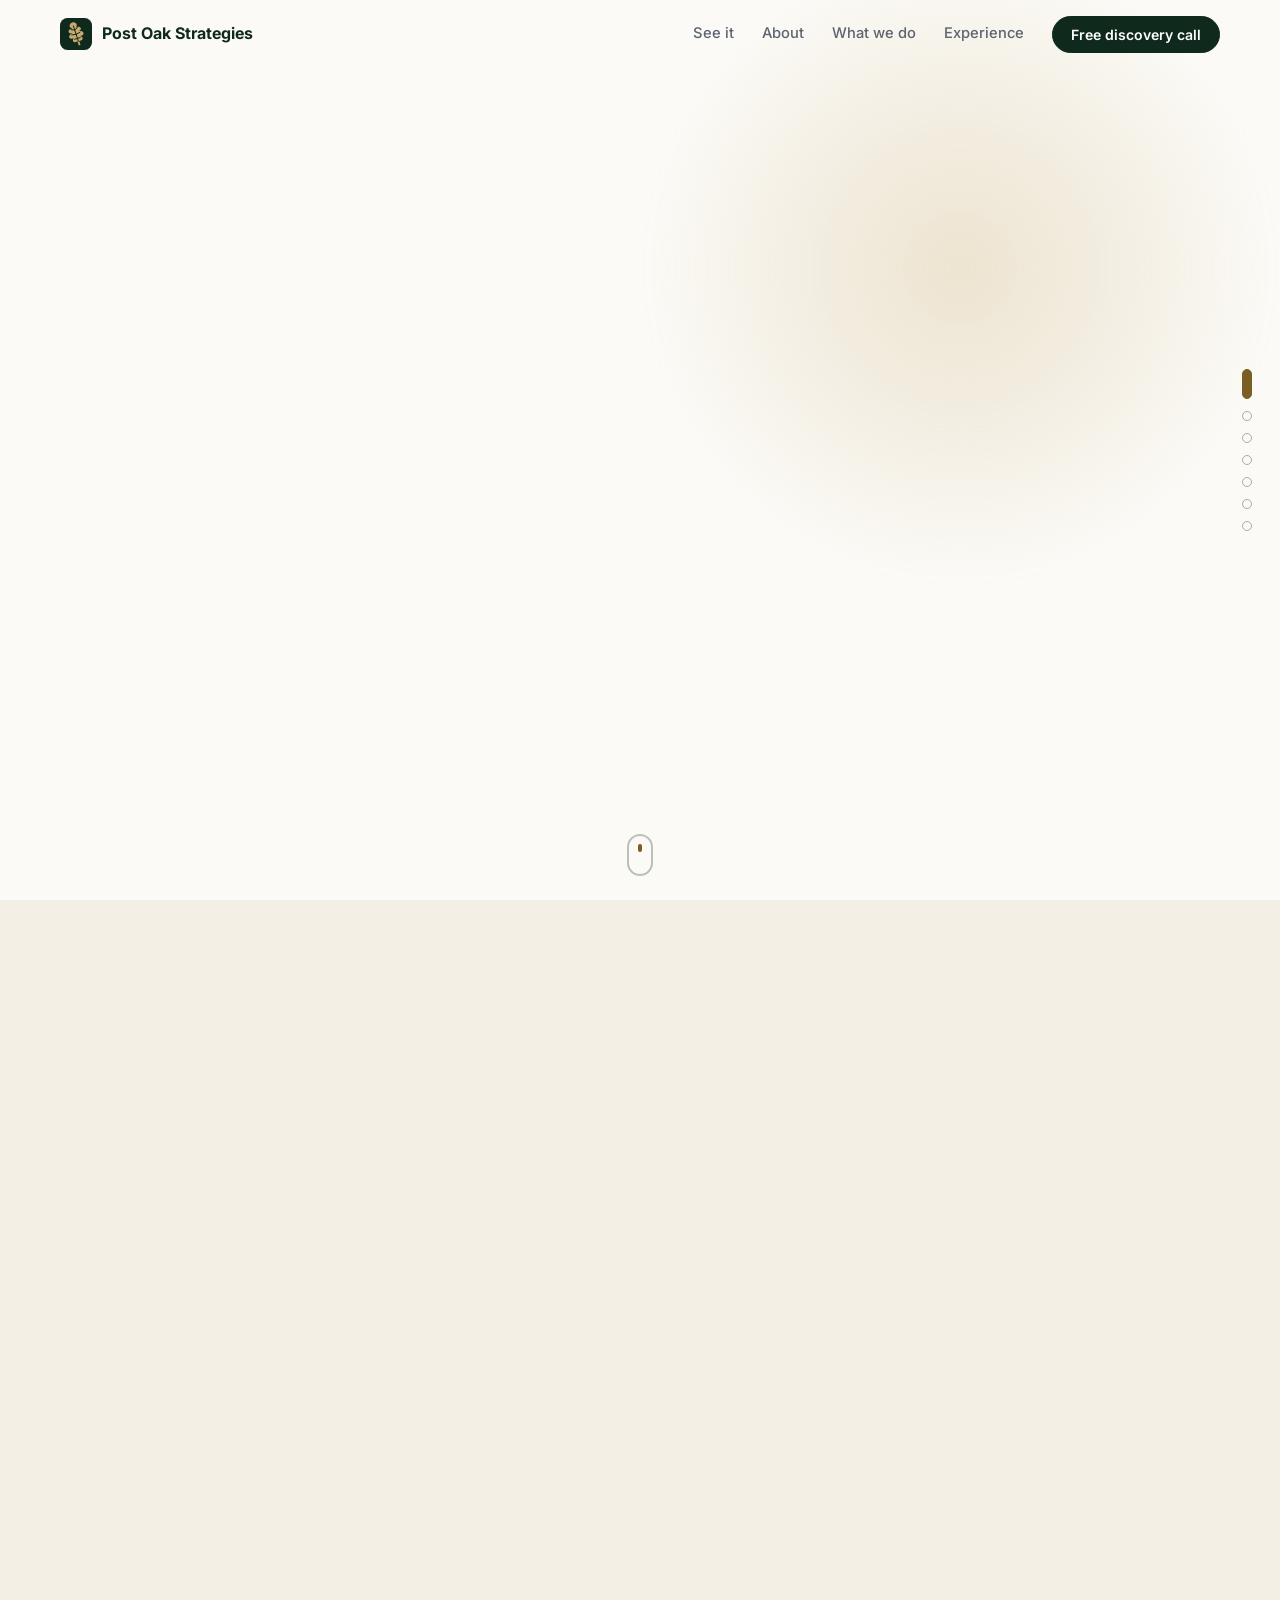
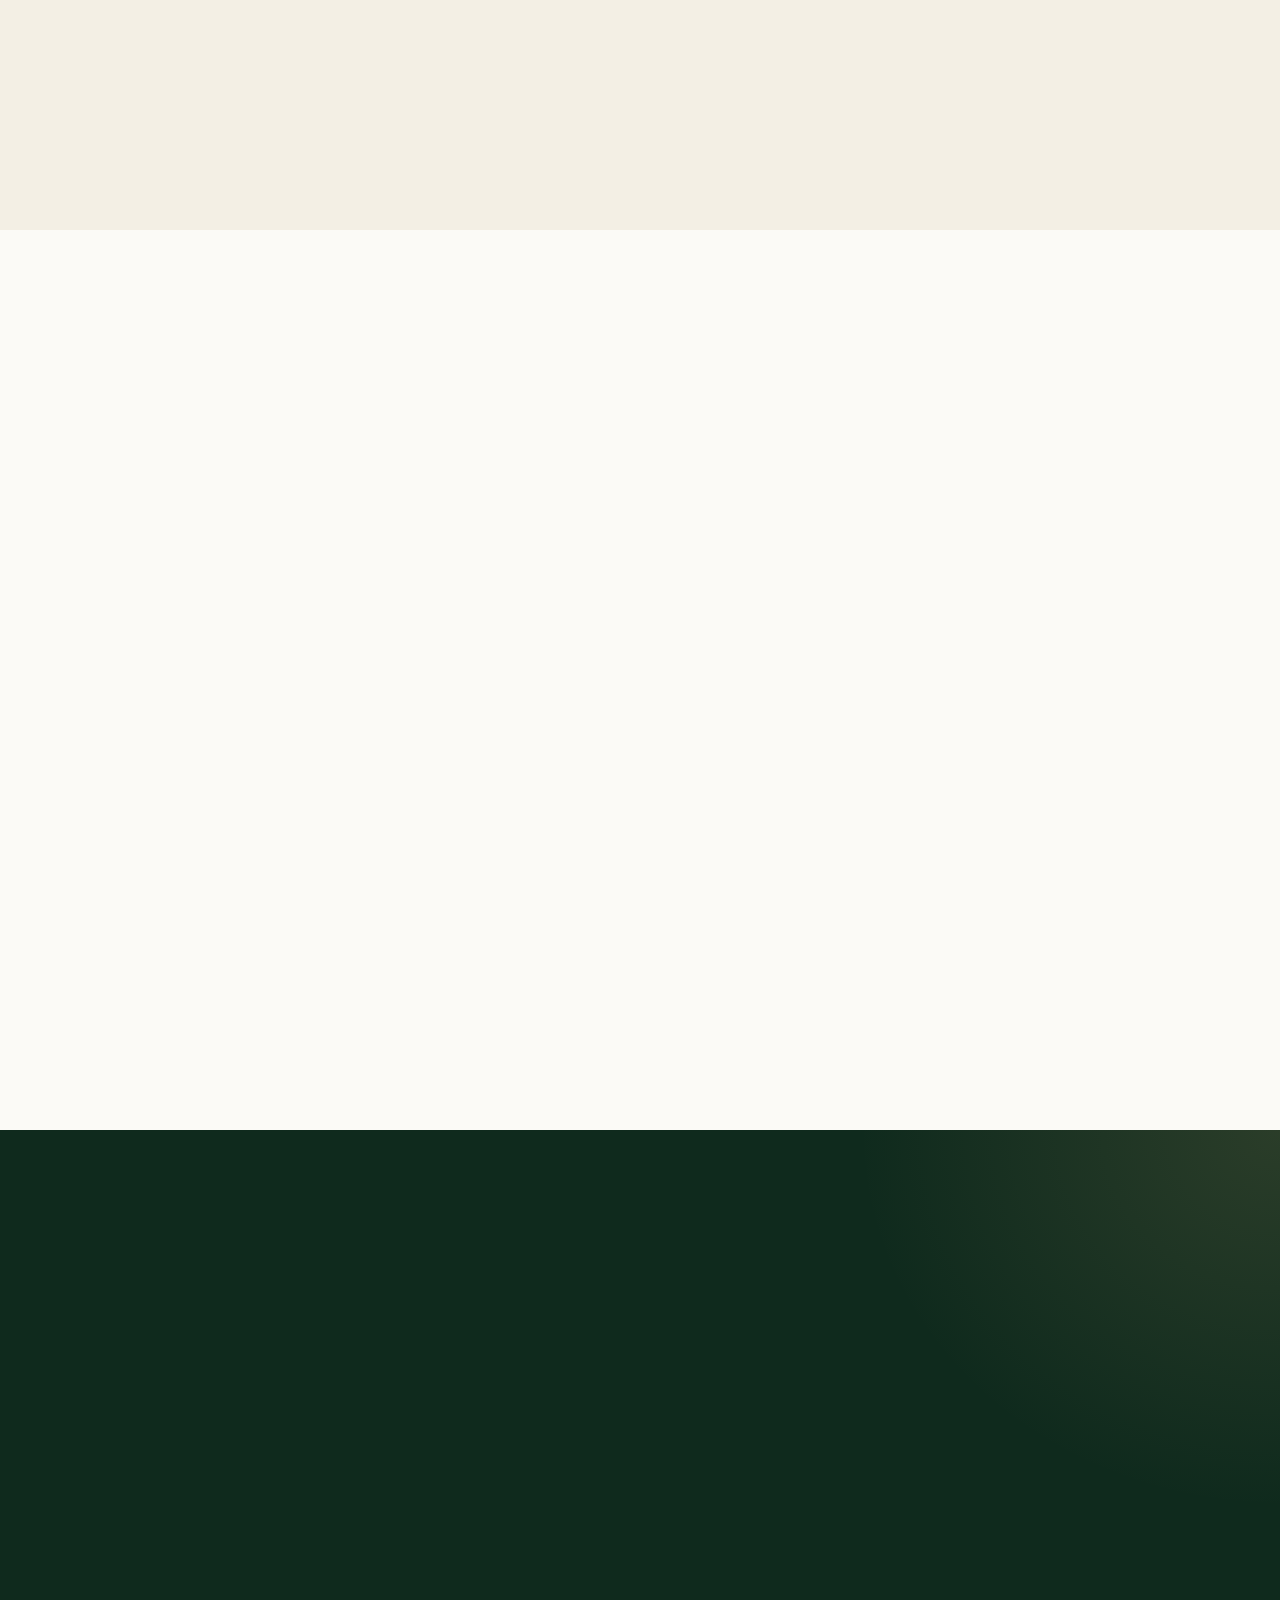
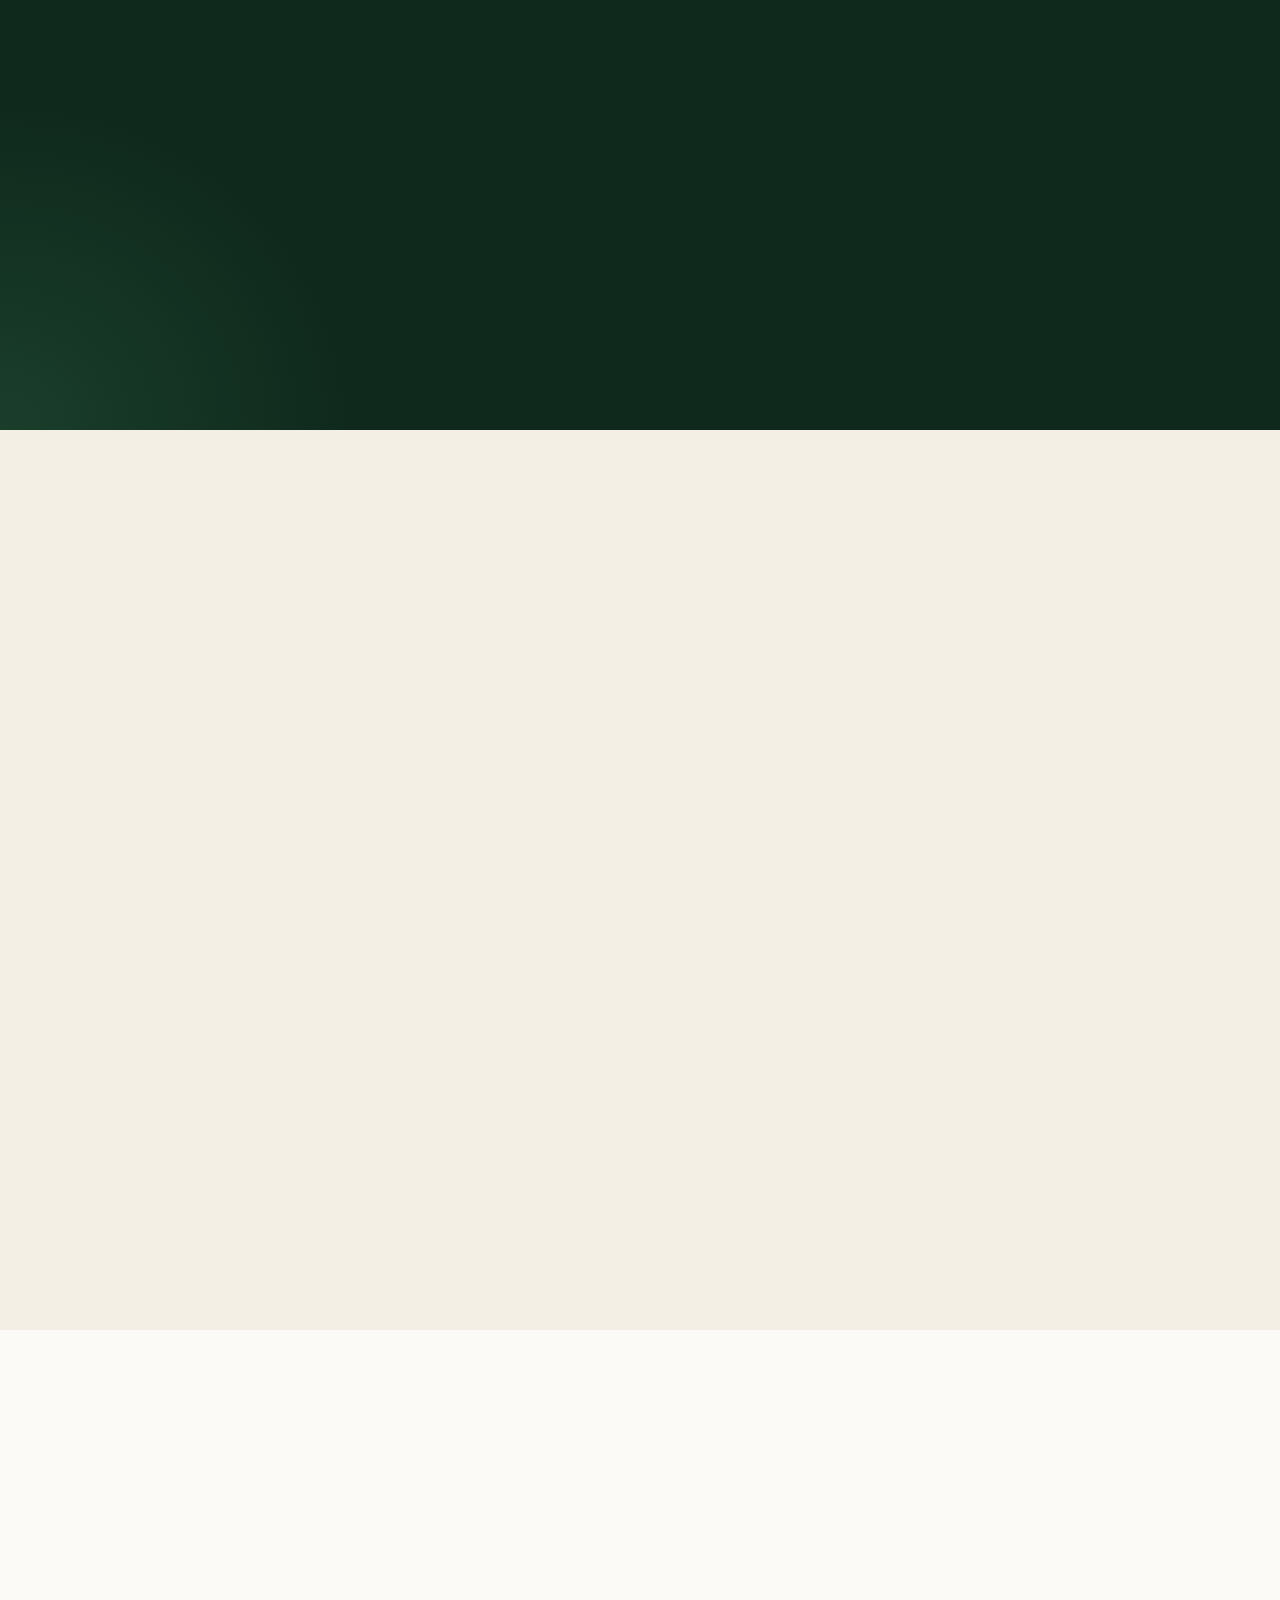
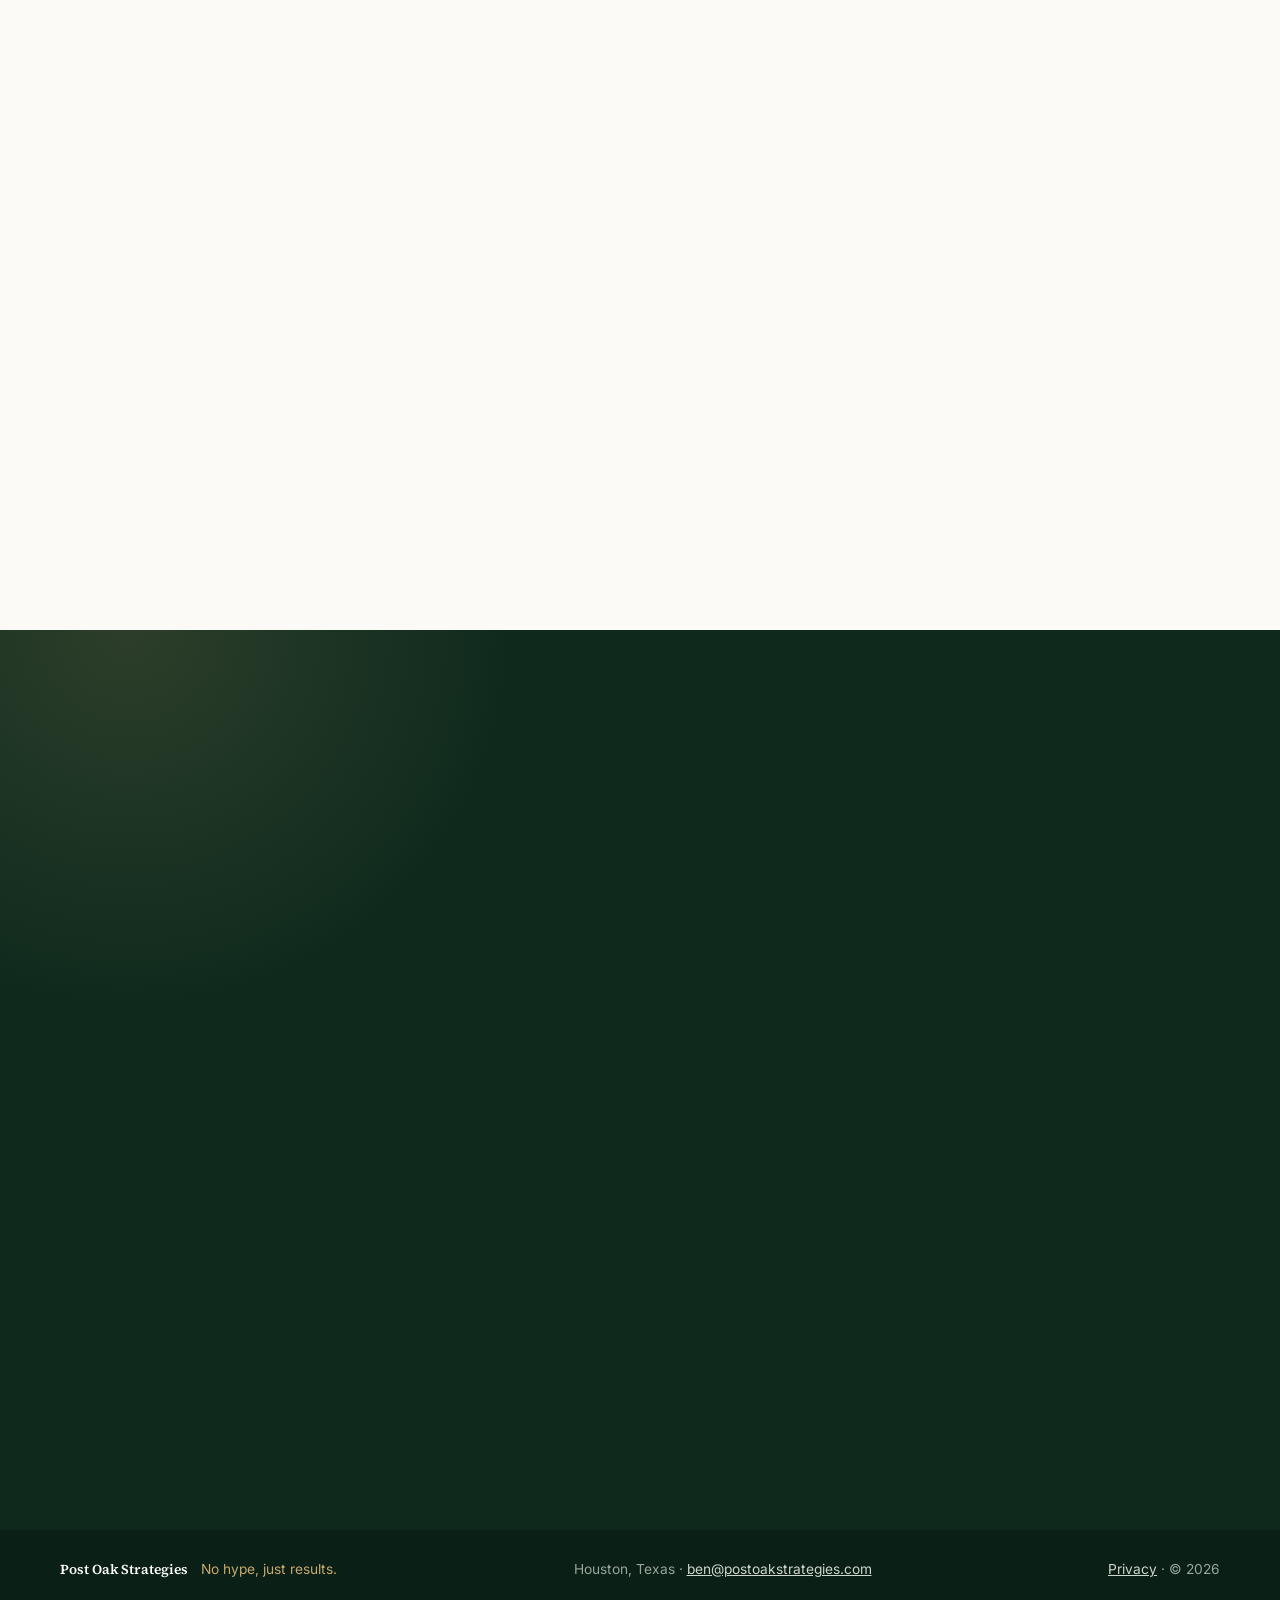
<file: website/index.html>
<!DOCTYPE html>
<html lang="en">
<head>
    <meta charset="UTF-8">
    <meta name="viewport" content="width=device-width, initial-scale=1.0">
    <title>Post Oak Strategies | Practical AI for Small &amp; Mid-Sized Businesses</title>
    <meta name="description" content="Post Oak Strategies brings experience from AI at the highest levels to Houston's small and mid-sized businesses: clean numbers, clear answers, cash forecasts and automation, sized to your budget.">
    <link rel="preconnect" href="https://fonts.googleapis.com">
    <link rel="preconnect" href="https://fonts.gstatic.com" crossorigin>
    <link href="https://fonts.googleapis.com/css2?family=Inter:wght@400;500;600;700&family=Source+Serif+4:opsz,wght@8..60,600;8..60,700&display=swap" rel="stylesheet">
    <link rel="canonical" href="https://postoakstrategies.com/">
    <meta name="theme-color" content="#0f2a1d">
    <meta property="og:type" content="website">
    <meta property="og:site_name" content="Post Oak Strategies">
    <meta property="og:title" content="Post Oak Strategies | Practical AI for Small &amp; Mid-Sized Businesses">
    <meta property="og:description" content="Cutting-edge AI experience, common-sense applications for your business. Clean numbers, clear answers, no hype.">
    <meta property="og:image" content="https://postoakstrategies.com/assets/og-image.jpg">
    <meta property="og:image:width" content="1200">
    <meta property="og:image:height" content="630">
    <meta property="og:url" content="https://postoakstrategies.com/">
    <meta name="twitter:card" content="summary_large_image">
    <link rel="stylesheet" href="home.css?v=13">
    <link rel="icon" type="image/svg+xml" href="assets/favicon.svg">
    <script type="application/ld+json">
    {
      "@context": "https://schema.org",
      "@type": "ProfessionalService",
      "name": "Post Oak Strategies",
      "url": "https://postoakstrategies.com/",
      "email": "ben@postoakstrategies.com",
      "image": "https://postoakstrategies.com/assets/og-image.jpg",
      "description": "Practical AI for small and mid-size businesses: data clean-up, variance analysis, budgets and cash forecasts, dashboards and automation.",
      "areaServed": { "@type": "City", "name": "Houston, TX" }
    }
    </script>
</head>
<body>
    <a class="skip" href="#main">Skip to content</a>

    <header class="nav" id="nav">
        <div class="wrap nav-in">
            <a href="#main" class="logo" aria-label="Post Oak Strategies, back to top">
                <svg viewBox="0 0 32 32" aria-hidden="true"><rect width="32" height="32" rx="7.5" fill="#0f2a1d"/><g transform="rotate(-18 16 16)"><path fill="#c8a96e" d="M16 3.8C18 3.8 20 5.6 19.6 7.6C19.3 8.8 18.2 9.3 17.7 9.6C19.8 9.2 22.6 10 22.4 12.2C22.2 13.6 20.4 14 18.6 14.1C21 14.2 23.8 15.4 23.4 17.6C23.1 19.3 20.8 19.6 18.9 19.1C20.6 19.9 21.8 21.6 20.6 22.9C19.6 24 18 23.6 16.9 23.4L16.9 27.8L15.1 27.8L15.1 23.4C14 23.6 12.4 24 11.4 22.9C10.2 21.6 11.4 19.9 13.1 19.1C11.2 19.6 8.9 19.3 8.6 17.6C8.2 15.4 11 14.2 13.4 14.1C11.6 14 9.8 13.6 9.6 12.2C9.4 10 12.2 9.2 14.3 9.6C13.8 9.3 12.7 8.8 12.4 7.6C12 5.6 14 3.8 16 3.8Z"/><path stroke="#0f2a1d" stroke-width=".9" stroke-linecap="round" fill="none" d="M16 7.5V23.6M16 11.8l3.2-1.4M16 11.8l-3.2-1.4M16 16.4l4.4-.9M16 16.4l-4.4-.9M16 20.6l2.9.1M16 20.6l-2.9.1"/></g></svg>
                <span>Post Oak Strategies</span>
            </a>
            <nav class="links" aria-label="Main">
                <a href="#see">See it</a>
                <a href="#about">About</a>
                <a href="#what">What we do</a>
                <a href="#work">Experience</a>
                <a href="#contact" class="btn btn-sm">Free discovery call</a>
            </nav>
            <button class="burger" aria-label="Menu" aria-expanded="false" aria-controls="menu"><span></span><span></span></button>
        </div>
        <nav class="menu" id="menu" aria-label="Mobile">
            <a href="#see">See it</a>
            <a href="#about">About</a>
            <a href="#what">What we do</a>
            <a href="#work">Experience</a>
            <a href="#contact" class="btn">Free discovery call</a>
        </nav>
    </header>

    <main id="main">
        <!-- HERO -->
        <section class="hero slide" data-name="Home">
            <div class="glow" aria-hidden="true"></div>
            <div class="wrap hero-grid">
                <div class="hero-copy">
                    <p class="eyebrow" data-r>Houston · Small &amp; mid-sized business</p>
                    <h1 data-r>Cutting-edge AI experience. <em>Common-sense applications for your business.</em></h1>
                    <p class="lede" data-r>We've worked with AI at its most technical levels inside large firms. Now we bring that experience to small and mid-sized businesses, sized to your budget and built around how you actually work.</p>
                    <div class="cta-row" data-r>
                        <a href="#contact" class="btn btn-lg">Book a free discovery call</a>
                        <a href="#see" class="btn btn-ghost btn-lg">See it working <span aria-hidden="true">↓</span></a>
                    </div>
                    <ul class="ticks" data-r>
                        <li>Free 30-minute call</li><li>Fixed-price quotes</li><li>No hype, just results</li>
                    </ul>
                </div>

                <div class="hero-card" data-r aria-label="Illustration: a sample business dashboard. All figures are made up." role="img">
                    <div class="hc-top">
                        <span class="hc-dots" aria-hidden="true"><i></i><i></i><i></i></span>
                        <span class="hc-title">Your business · This month</span>
                        <span class="hc-ok">✓ Ties out</span>
                    </div>
                    <div class="hc-kpis">
                        <div><span>Revenue</span><strong data-count="1240000" data-fmt="money">$0</strong><em class="up">▲ 8.3%</em></div>
                        <div><span>Gross margin</span><strong data-count="31.8" data-fmt="pct">0%</strong><em class="up">▲ 1.2 pp</em></div>
                        <div><span>Cash runway</span><strong data-count="14" data-fmt="wks">0 wks</strong><em class="dn">▼ 2 wks</em></div>
                    </div>
                    <svg class="hc-chart" viewBox="0 -8 360 128" aria-hidden="true">
                        <defs><linearGradient id="hcg" x1="0" x2="0" y1="0" y2="1"><stop offset="0" stop-color="#c8a96e" stop-opacity=".45"/><stop offset="1" stop-color="#c8a96e" stop-opacity="0"/></linearGradient></defs>
                        <g class="hc-bars"></g>
                        <path class="hc-area" d=""/>
                        <path class="hc-line" d="" pathLength="1"/>
                        <circle class="hc-pulse" r="4"/>
                    </svg>
                    <div class="hc-brief"><span class="hc-ai" aria-hidden="true">✦</span><span id="ticker">Revenue up 8.3% on last year.</span><span class="caret" aria-hidden="true"></span></div>
                </div>
            </div>
            <a class="cue" href="#see" aria-label="Next section"><span></span></a>
        </section>

        <!-- SEE IT -->
        <section class="see slide" id="see" data-name="See it">
            <div class="wrap">
                <div class="sec-head">
                    <p class="eyebrow" data-r>See it working</p>
                    <h2 data-r>What big companies spend millions on, <em>sized for you.</em></h2>
                </div>
                <div class="swap" data-r aria-live="off">
                    <div class="sw-side"><span class="sw-l">Big-company version</span><span class="sw-t" id="sw-them">Seven-figure AI and data-platform contracts</span></div>
                    <span class="sw-arr" aria-hidden="true">→</span>
                    <div class="sw-side you"><span class="sw-l">Your version</span><span class="sw-t" id="sw-you">AI built on the software you already pay for</span></div>
                </div>
                                <div class="panel river-panel" data-r>
                    <div class="p-head">
                        <h3>Cash river <span>A sample company, live. Tap a what-if.</span></h3>
                        <div class="chips" role="group" aria-label="What-if scenarios">
                            <button type="button" class="chip on" data-s="base">Today</button>
                            <button type="button" class="chip" data-s="price">Raise prices 5%</button>
                            <button type="button" class="chip" data-s="mat">Materials +12%</button>
                            <button type="button" class="chip" data-s="slow">Slow season</button>
                        </div>
                    </div>
                    <div class="rv" id="rv"><svg id="rv-svg" role="img" aria-label="Flow of money from three service lines to costs and profit."></svg><canvas id="rv-cv" aria-hidden="true"></canvas></div>
                    <p class="p-foot"><span class="live" aria-hidden="true"></span> Profit this year: <strong id="rv-profit">$410K</strong> <span id="rv-delta" class="delta"></span></p>
                </div>
            </div>
        </section>

        <!-- NUMBERS -->
        <section class="numbers slide" id="numbers" data-name="The numbers">
            <div class="wrap">
                <div class="sec-head">
                    <p class="eyebrow" data-r>The numbers</p>
                    <h2 data-r>Know why. <em>See what's next.</em></h2>
                </div>
                <div class="duo car">
                    <div class="panel" data-r>
                        <div class="p-head"><h3>Why we beat or missed budget <span>Every step adds up to the cent</span></h3></div>
                        <div id="bridge" class="viz"></div>
                    </div>
                    <div class="panel" data-r>
                        <div class="p-head"><h3>1,000 possible futures <span>Month-end cash, next 12 months</span></h3></div>
                        <div class="fan-top"><div><strong class="big" id="fan-risk">0%</strong><span>chance of a cash squeeze</span></div><div><strong class="mid" id="fan-n">0</strong><span>simulated years</span></div></div>
                        <div id="fan" class="viz"></div>
                    </div>
                </div>
                <p class="note" data-r>Sample data. On real work, every figure traces back to your own transactions.</p>
            </div>
        </section>

        <!-- ABOUT + HOW -->
        <section class="about slide" id="about" data-name="About" data-dark>
            <div class="wrap about-grid">
                <div data-r>
                    <p class="eyebrow">About</p>
                    <h2>We're tired of the AI noise <em>too.</em></h2>
                    <p>Everyone's selling something: fear, hype, or a six-figure package with no promise of results. Meanwhile the businesses that keep Houston running get left out.</p>
                    <p>We started Post Oak because that's backwards. We're young, hungry and we come from finance, so what we care about most is that your numbers are right and every dollar you spend comes back.</p>
                    <div class="signal" aria-hidden="true"><canvas id="sig"></canvas><span class="sg-l">The noise</span><span class="sg-r">What actually matters</span></div>
                </div>
                <div class="how"><p class="eyebrow" data-r>How it works</p><ol class="steps" data-r>
                    <li><span>1</span><div><strong>Free discovery call</strong>30 minutes. We find two or three places where clearer numbers or automation would pay off.</div></li>
                    <li><span>2</span><div><strong>Roadmap</strong>A short written plan, ranked by impact, with a fixed price.</div></li>
                    <li><span>3</span><div><strong>Build</strong>We deliver it, working with the tools you already use.</div></li>
                    <li><span>4</span><div><strong>Support</strong>Optional monthly help as you grow. No lock-in.</div></li>
                </ol></div>
            </div>
        </section>

        <!-- WHAT WE DO -->
        <section class="what slide" id="what" data-name="What we do">
            <div class="wrap">
                <div class="sec-head">
                    <p class="eyebrow" data-r>What we do</p>
                    <h2 data-r>Four things, <em>done right.</em></h2>
                </div>
                <div class="cards">
                    <article class="card" data-r><svg class="ico i-clean" viewBox="0 0 64 64" aria-hidden="true"><g class="rows"><rect x="8" y="12" width="40" height="5" rx="2"/><rect x="8" y="24" width="34" height="5" rx="2"/><rect class="bad" x="8" y="36" width="38" height="5" rx="2"/><rect x="8" y="48" width="30" height="5" rx="2"/></g><g class="lens"><circle cx="40" cy="38" r="10"/><path d="M47 45l9 9"/></g></svg><h3>Clean up the numbers</h3><p>Find the duplicates, miscodes and mistakes.</p></article>
                    <article class="card" data-r><svg class="ico i-explain" viewBox="0 0 64 64" aria-hidden="true"><path class="ax" d="M8 54h48M8 54V10"/><path class="trend" pathLength="1" d="M10 46l12-10 10 6 12-16 10-8"/><circle class="dot" cx="54" cy="18" r="3.5"/></svg><h3>Explain what changed</h3><p>What moved, by how much, and why.</p></article>
                    <article class="card" data-r><svg class="ico i-forecast" viewBox="0 0 64 64" aria-hidden="true"><rect x="9" y="30" width="8" height="24" rx="2"/><rect x="21" y="22" width="8" height="32" rx="2"/><rect x="33" y="34" width="8" height="20" rx="2"/><rect class="hl" x="45" y="14" width="8" height="40" rx="2"/><path class="fl" d="M6 40h52"/></svg><h3>Budgets &amp; cash forecasts</h3><p>See a tight month coming weeks early.</p></article>
                    <article class="card" data-r><svg class="ico i-auto" viewBox="0 0 64 64" aria-hidden="true"><g class="gear"><circle cx="32" cy="32" r="9"/><path d="M32 13v6M32 45v6M13 32h6M45 32h6M18.6 18.6l4.2 4.2M41.2 41.2l4.2 4.2M18.6 45.4l4.2-4.2M41.2 22.8l4.2-4.2"/></g></svg><h3>Automate the busywork</h3><p>Reports, follow-ups and data entry that run themselves.</p></article>
                </div>
                <div class="modes" data-r>
                    <p class="modes-h">Your way:</p>
                    <div><strong>Done for you</strong><span>We build it and run it.</span></div>
                    <div><strong>Done with you</strong><span>We build it together.</span></div>
                    <div><strong>Done by you</strong><span>We teach your team the method.</span></div>
                </div>
            </div>
        </section>

        <!-- EXPERIENCE -->
        <section class="work slide" id="work" data-name="Experience">
            <div class="wrap">
                <div class="sec-head">
                    <p class="eyebrow" data-r>Experience</p>
                    <h2 data-r>Proven where the <em>stakes are high.</em></h2>
                    <p data-r>Clients have trusted our team with investor capital, acquisitions and multi-million-dollar developments. Now we bring that same rigor to your business.</p>
                </div>
                <div class="work-grid car">
                    <article data-r><div class="art" aria-hidden="true"><svg viewBox="0 0 200 90"><path class="ln" d="M20 80V40h26v40M52 80V22h34v58M92 80V50h22v30M120 80V34h30v46M156 80V56h24v24"/><path class="gd" d="M10 80h180"/><path class="gd dash" d="M60 30h18M60 40h18M60 50h18M128 44h14M128 54h14"/></svg></div><p class="tag">Real estate developer</p><p class="stake">Investor returns on a multi-million-dollar development</p><h3>Built the pro forma and investor waterfall, with returns by investor class</h3></article>
                    <article data-r><div class="art" aria-hidden="true"><svg viewBox="0 0 200 90"><rect class="ln" x="22" y="18" width="40" height="54" rx="3"/><path class="ln dash" d="M30 30h24M30 40h24M30 50h18"/><path class="gd" d="M74 45h40M106 37l8 8-8 8"/><path class="ln" d="M128 70V54M142 70V40M156 70V48M170 70V28"/><path class="gd" d="M122 70h56"/></svg></div><p class="tag">Acquisition buyer</p><p class="stake">A purchase decision built on years of records</p><h3>Turned years of scanned statements into clean data for the valuation</h3></article>
                    <article data-r><div class="art" aria-hidden="true"><svg viewBox="0 0 200 90"><path class="gd" d="M14 74h172"/><path class="ln" d="M16 58c20-4 26-22 46-20s22 18 42 14 24-30 44-28 22 8 36 4"/><path class="gd dash" d="M16 64h170"/><circle class="dotg" cx="150" cy="24" r="4"/></svg></div><p class="tag">Mid-sized operating company</p><p class="stake">Leadership's view of cash 90 days out</p><h3>Delivered a 30/60/90-day cash forecast leadership relies on</h3></article>
                    <article data-r><div class="art" aria-hidden="true"><svg viewBox="0 0 200 90"><path class="ln" d="M40 56l112-30c8-2 14 4 8 8L58 66z"/><path class="ln" d="M96 42l-20-22h-10l14 28M108 52l10 22h10l-8-26"/><path class="gd dash" d="M14 70c30 6 60 6 90-2"/></svg></div><p class="tag">Private aviation operator</p><p class="stake">Every dollar of debt accounted for</p><h3>Reconciled loans and an equipment lease to the bank, line by line</h3></article>
                    <article data-r><div class="art" aria-hidden="true"><svg viewBox="0 0 200 90"><rect class="ln" x="40" y="16" width="120" height="50" rx="4"/><path class="gd" d="M60 74h80"/><path class="ln dash" d="M56 30h88M56 42h60M56 54h74"/><circle class="dotg" cx="146" cy="52" r="4"/></svg></div><p class="tag">Hospitality investor</p><p class="stake">The case for buying a multi-location entertainment chain</p><h3>Built the investment thesis across ticketing, food and beverage, and operations</h3></article>
                    <article data-r><div class="art" aria-hidden="true"><svg viewBox="0 0 200 90"><rect class="ln" x="20" y="12" width="160" height="66" rx="6"/><path class="ln dash" d="M34 64h132M34 48h132M34 32h132"/><path class="ln" d="M34 70V58M50 70V52M66 70V60M82 70V46M98 70V54M114 70V42M130 70V50M146 70V38"/><path class="gd" d="M34 54l16-6 16 8 16-14 16 6 16-16 16 8 16-12 14-4"/><circle class="dotg" cx="166" cy="28" r="4"/></svg></div><p class="tag">Predictive analytics &amp; gaming company</p><p class="stake">Pricing decisions updated in real time</p><h3>Built a live projection and optimization engine across ten market data feeds</h3></article>
                </div>
                <p class="work-note" data-r>Client engagements our team has led. Client names stay confidential.</p>
            </div>
        </section>

        <!-- CONTACT -->
        <section class="contact slide" id="contact" data-name="Contact" data-dark>
            <div class="wrap contact-grid">
                <div class="pg"><div class="contact-copy" data-r>
                    <p class="eyebrow light">Let's talk</p>
                    <h2>Let's see what's <em>possible.</em></h2>
                    <p>A free 30-minute call. No pitch, no pressure. If AI isn't worth it for you, we'll tell you.</p>
                    <p class="mail">Prefer email? <a href="mailto:ben@postoakstrategies.com">ben@postoakstrategies.com</a></p>
                    <div class="faq">
                        <details><summary>What does this cost?</summary><p>We quote a fixed price after the free call, scoped to what you actually need. No hourly surprises.</p></details>
                        <details><summary>My books are a mess. Can you help?</summary><p>That's a big part of the job. We find the errors and show you exactly what to fix. The corrections are made by your bookkeeper or accountant; we don't do tax or audit work.</p></details>
                        <details><summary>Do I have to switch software?</summary><p>No. We work with what you have, like QuickBooks, spreadsheets or your job-management tool, usually starting from an export.</p></details>
                        <details><summary>Our books are in good shape. Can you help with something else?</summary><p>Absolutely. Plenty of our work has nothing to do with accounting: automating quotes and follow-ups, intake forms, scheduling, reports, internal tools, and connecting the apps you already use. If it eats up your team's time, we can probably automate it.</p></details>
                        <details><summary>Is my data safe?</summary><p>We ask for the least access that gets the job done, agree on terms before any data changes hands, and never ask for passwords by email. Details on our <a href="privacy.html">privacy page</a>.</p></details>
                    </div>
                </div></div>
                <div class="pg"><form id="lead-form" class="lead-form" novalidate data-endpoint="https://formsubmit.co/ajax/ben@postoakstrategies.com" data-r>
                    <h3>Request a free discovery call</h3>
                    <label>Your name
                        <input type="text" name="name" autocomplete="name" required>
                        <span class="field-error" id="err-name"></span>
                    </label>
                    <label>Business name
                        <input type="text" name="company" autocomplete="organization" required>
                        <span class="field-error" id="err-company"></span>
                    </label>
                    <label>Work email
                        <input type="email" name="email" autocomplete="email" required>
                        <span class="field-error" id="err-email"></span>
                    </label>
                    <div class="row">
                        <label><span>Phone <span class="opt">(optional)</span></span>
                            <input type="tel" name="phone" autocomplete="tel">
                        </label>
                        <label><span>Best way to reach you <span class="opt">(optional)</span></span>
                            <select name="contact_method">
                                <option value="">No preference</option>
                                <option>Email</option>
                                <option>Phone call</option>
                                <option>Text message</option>
                            </select>
                        </label>
                    </div>
                    <label><span>What takes up the most time in your business? <span class="opt">(optional)</span></span>
                        <textarea name="message" rows="3"></textarea>
                    </label>
                    <div class="hp" aria-hidden="true"><label>Leave this empty <input type="text" name="_honey" tabindex="-1" autocomplete="off"></label></div>
                    <p class="consent">We'll only use this to reply to you. We never sell your information. See our <a href="privacy.html">privacy page</a>.</p>
                    <button type="submit" class="btn btn-lg">Request my free discovery call</button>
                    <div id="form-status" class="form-status" aria-live="polite"></div>
                </form></div>
            </div>
        </section>
    </main>

    <footer class="foot">
        <div class="wrap foot-in">
            <span class="foot-brand">Post Oak Strategies <em>No hype, just results.</em></span>
            <span>Houston, Texas · <a href="mailto:ben@postoakstrategies.com">ben@postoakstrategies.com</a></span>
            <span><a href="privacy.html">Privacy</a> · &copy; 2026</span>
        </div>
    </footer>

    <script src="home.js?v=9"></script>
    <script src="contact-form.js?v=2"></script>
</body>
</html>
</file>
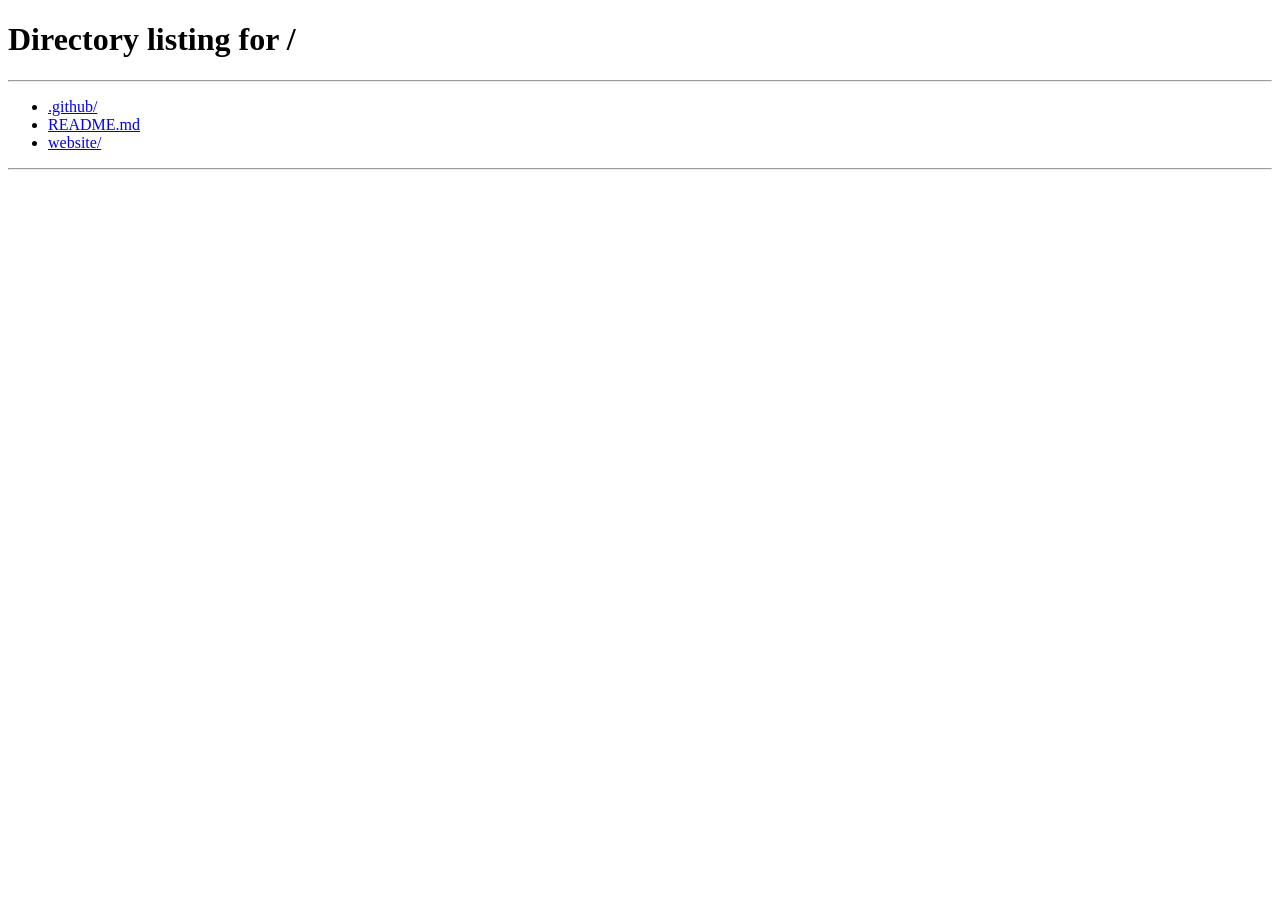
<file: website/demo.html>
<!DOCTYPE html>
<html lang="en">
<head>
    <meta charset="UTF-8">
    <title>Post Oak Strategies</title>
    <meta name="robots" content="noindex">
    <meta http-equiv="refresh" content="0; url=/#see">
    <link rel="canonical" href="https://postoakstrategies.com/">
</head>
<body>
    <p>The sample dashboard now lives on our <a href="/#see">home page</a>.</p>
</body>
</html>
</file>
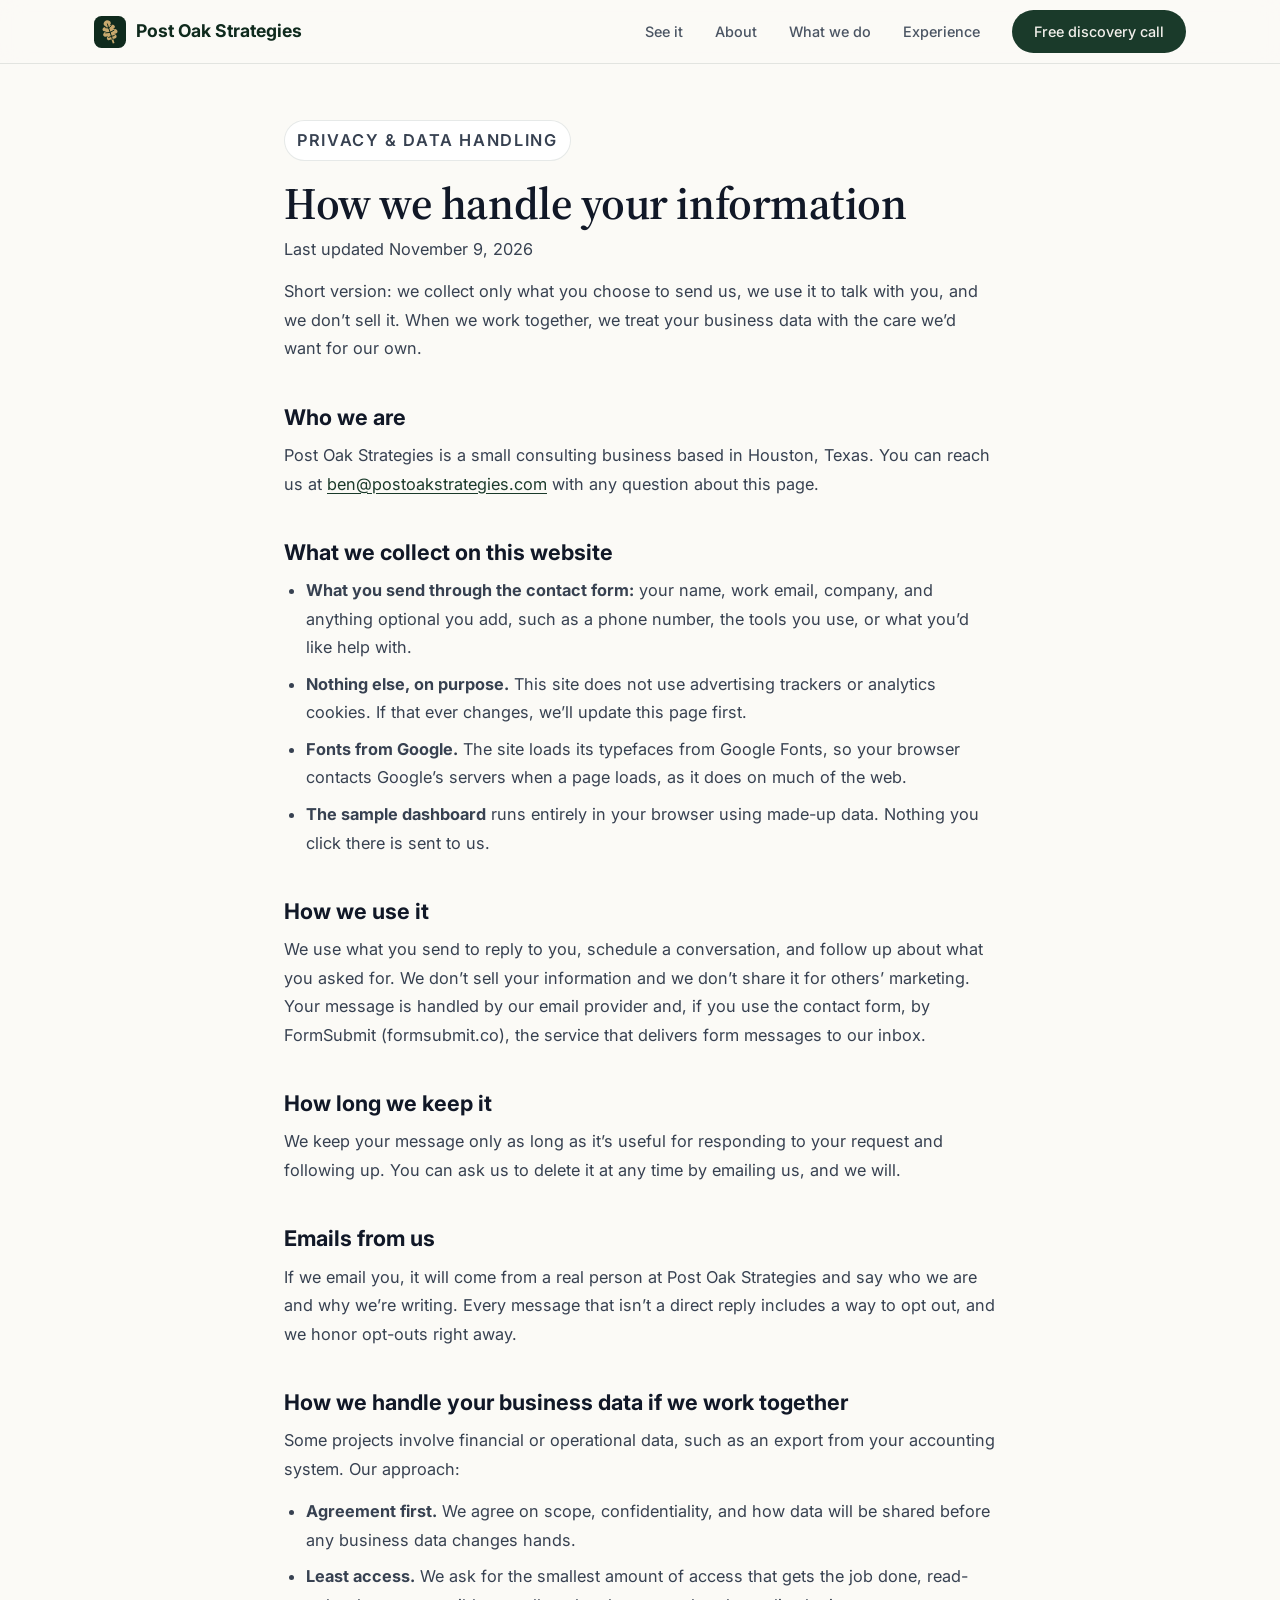
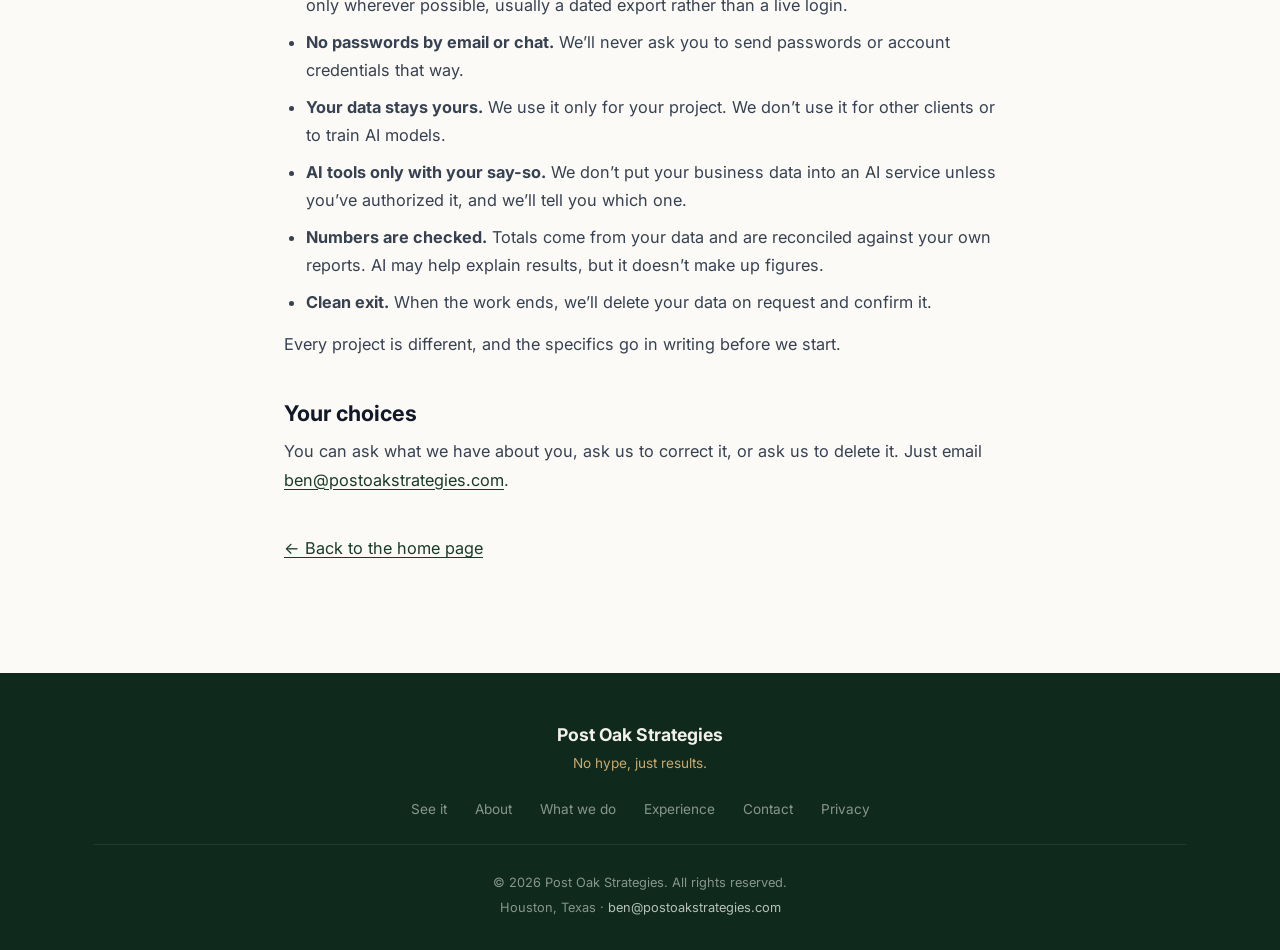
<file: website/privacy.html>
<!DOCTYPE html>
<html lang="en">
<head>
    <meta charset="UTF-8">
    <meta name="viewport" content="width=device-width, initial-scale=1.0">
    <title>Privacy &amp; Data Handling | Post Oak Strategies</title>
    <meta name="description" content="How Post Oak Strategies handles the information you send us and the business data you trust us with.">
    <link rel="canonical" href="https://postoakstrategies.com/privacy.html">
    <meta name="theme-color" content="#1a3a2a">
    <link rel="preconnect" href="https://fonts.googleapis.com">
    <link rel="preconnect" href="https://fonts.gstatic.com" crossorigin>
    <link href="https://fonts.googleapis.com/css2?family=Inter:wght@400;500;600;700&family=Source+Serif+4:wght@600;700&display=swap" rel="stylesheet">
    <link rel="stylesheet" href="styles.css?v=13">
    <link rel="icon" type="image/svg+xml" href="assets/favicon.svg">
</head>
<body class="inner">

    <a class="skip-link" href="#main">Skip to content</a>

    <nav class="nav solid">
        <div class="container nav-inner">
            <a href="index.html" class="logo">
                <svg class="logo-icon" viewBox="0 0 32 32" fill="none" xmlns="http://www.w3.org/2000/svg" aria-hidden="true">
                    <rect width="32" height="32" rx="7.5" fill="#0f2a1d"/><g transform="rotate(-18 16 16)"><path fill="#c8a96e" d="M16 3.8C18 3.8 20 5.6 19.6 7.6C19.3 8.8 18.2 9.3 17.7 9.6C19.8 9.2 22.6 10 22.4 12.2C22.2 13.6 20.4 14 18.6 14.1C21 14.2 23.8 15.4 23.4 17.6C23.1 19.3 20.8 19.6 18.9 19.1C20.6 19.9 21.8 21.6 20.6 22.9C19.6 24 18 23.6 16.9 23.4L16.9 27.8L15.1 27.8L15.1 23.4C14 23.6 12.4 24 11.4 22.9C10.2 21.6 11.4 19.9 13.1 19.1C11.2 19.6 8.9 19.3 8.6 17.6C8.2 15.4 11 14.2 13.4 14.1C11.6 14 9.8 13.6 9.6 12.2C9.4 10 12.2 9.2 14.3 9.6C13.8 9.3 12.7 8.8 12.4 7.6C12 5.6 14 3.8 16 3.8Z"/><path stroke="#0f2a1d" stroke-width=".9" stroke-linecap="round" fill="none" d="M16 7.5V23.6M16 11.8l3.2-1.4M16 11.8l-3.2-1.4M16 16.4l4.4-.9M16 16.4l-4.4-.9M16 20.6l2.9.1M16 20.6l-2.9.1"/></g>
                </svg>
                <span>Post Oak Strategies</span>
            </a>
            <div class="nav-links">
                <a href="index.html#see">See it</a>
                <a href="index.html#about">About</a>
                <a href="index.html#what">What we do</a>
                <a href="index.html#work">Experience</a>
                <a href="index.html#contact" class="btn btn-sm">Free discovery call</a>
            </div>
            <button class="mobile-menu-btn" aria-label="Menu" aria-expanded="false">
                <span></span><span></span><span></span>
            </button>
        </div>
    </nav>

    <div class="mobile-menu">
        <a href="index.html#see">See it</a>
        <a href="index.html#about">About</a>
        <a href="index.html#what">What we do</a>
        <a href="index.html#work">Experience</a>
        <a href="index.html#contact" class="btn">Free discovery call</a>
    </div>

    <main id="main" class="prose">
        <div class="container narrow">
            <p class="section-tag">Privacy &amp; data handling</p>
            <h1>How we handle your information</h1>
            <p class="muted">Last updated November 9, 2026</p>

            <p>Short version: we collect only what you choose to send us, we use it to talk with you, and we don’t sell it. When we work together, we treat your business data with the care we’d want for our own.</p>

            <h2>Who we are</h2>
            <p>Post Oak Strategies is a small consulting business based in Houston, Texas. You can reach us at <a href="mailto:ben@postoakstrategies.com">ben@postoakstrategies.com</a> with any question about this page.</p>

            <h2>What we collect on this website</h2>
            <ul>
                <li><strong>What you send through the contact form:</strong> your name, work email, company, and anything optional you add, such as a phone number, the tools you use, or what you’d like help with.</li>
                <li><strong>Nothing else, on purpose.</strong> This site does not use advertising trackers or analytics cookies. If that ever changes, we’ll update this page first.</li>
                <li><strong>Fonts from Google.</strong> The site loads its typefaces from Google Fonts, so your browser contacts Google’s servers when a page loads, as it does on much of the web.</li>
                <li><strong>The sample dashboard</strong> runs entirely in your browser using made-up data. Nothing you click there is sent to us.</li>
            </ul>

            <h2>How we use it</h2>
            <p>We use what you send to reply to you, schedule a conversation, and follow up about what you asked for. We don’t sell your information and we don’t share it for others’ marketing. Your message is handled by our email provider and, if you use the contact form, by FormSubmit (formsubmit.co), the service that delivers form messages to our inbox.</p>

            <h2>How long we keep it</h2>
            <p>We keep your message only as long as it’s useful for responding to your request and following up. You can ask us to delete it at any time by emailing us, and we will.</p>

            <h2>Emails from us</h2>
            <p>If we email you, it will come from a real person at Post Oak Strategies and say who we are and why we’re writing. Every message that isn’t a direct reply includes a way to opt out, and we honor opt-outs right away.</p>

            <h2>How we handle your business data if we work together</h2>
            <p>Some projects involve financial or operational data, such as an export from your accounting system. Our approach:</p>
            <ul>
                <li><strong>Agreement first.</strong> We agree on scope, confidentiality, and how data will be shared before any business data changes hands.</li>
                <li><strong>Least access.</strong> We ask for the smallest amount of access that gets the job done, read-only wherever possible, usually a dated export rather than a live login.</li>
                <li><strong>No passwords by email or chat.</strong> We’ll never ask you to send passwords or account credentials that way.</li>
                <li><strong>Your data stays yours.</strong> We use it only for your project. We don’t use it for other clients or to train AI models.</li>
                <li><strong>AI tools only with your say-so.</strong> We don’t put your business data into an AI service unless you’ve authorized it, and we’ll tell you which one.</li>
                <li><strong>Numbers are checked.</strong> Totals come from your data and are reconciled against your own reports. AI may help explain results, but it doesn’t make up figures.</li>
                <li><strong>Clean exit.</strong> When the work ends, we’ll delete your data on request and confirm it.</li>
            </ul>
            <p>Every project is different, and the specifics go in writing before we start.</p>

            <h2>Your choices</h2>
            <p>You can ask what we have about you, ask us to correct it, or ask us to delete it. Just email <a href="mailto:ben@postoakstrategies.com">ben@postoakstrategies.com</a>.</p>

            <p class="back"><a href="index.html">&larr; Back to the home page</a></p>
        </div>
    </main>

    <footer class="footer">
        <div class="container footer-inner">
            <div class="footer-brand">
                <span class="logo-text">Post Oak Strategies</span>
                <p>No hype, just results.</p>
            </div>
            <div class="footer-links">
                <a href="index.html#see">See it</a>
                <a href="index.html#about">About</a>
                <a href="index.html#what">What we do</a>
                <a href="index.html#work">Experience</a>
                <a href="index.html#contact">Contact</a>
                <a href="privacy.html">Privacy</a>
            </div>
            <div class="footer-bottom">
                <p>&copy; 2026 Post Oak Strategies. All rights reserved.</p>
                <p>Houston, Texas · <a href="mailto:ben@postoakstrategies.com">ben@postoakstrategies.com</a></p>
            </div>
        </div>
    </footer>

    <script src="site.js?v=13"></script>
</body>
</html>
</file>
<file: website/home.css>
/* Post Oak Strategies home page. Standalone: does not depend on styles.css. */
*, *::before, *::after { box-sizing: border-box; margin: 0; padding: 0; }
:root {
    --ink: #0f2a1d; --green: #1a3a2a; --green-2: #2d5a3f; --green-3: #3d7a55;
    --gold: #c8a96e; --gold-2: #dfc9a0; --gold-text: #7a5e24;
    --paper: #fbfaf6; --sand: #f3efe4; --card: #fffdf8; --line: rgba(15,42,29,.11);
    --text: #1f2937; --muted: #5b6470;
    --fav: #2f8f63; --unfav: #c2455a;
    --serif: 'Source Serif 4', Georgia, serif;
    --sans: 'Inter', -apple-system, BlinkMacSystemFont, sans-serif;
    --mono: ui-monospace, 'SF Mono', SFMono-Regular, Menlo, Consolas, monospace;
    --r: 20px;
}
html { scroll-behavior: smooth; scroll-padding-top: 72px; }
body { font-family: var(--sans); color: var(--text); background: var(--paper); line-height: 1.6; -webkit-font-smoothing: antialiased; overflow-x: hidden; }
img, svg, canvas { display: block; }
a { color: inherit; }
.wrap { width: min(1160px, 100% - 40px); margin: 0 auto; }
.skip { position: absolute; left: -999px; top: 8px; background: var(--ink); color: #fff; padding: 8px 14px; border-radius: 8px; z-index: 100; }
.skip:focus { left: 12px; }
h1, h2, h3 { font-family: var(--serif); color: var(--ink); font-weight: 600; letter-spacing: -0.01em; line-height: 1.08; }
h1 em, h2 em { font-style: normal; color: var(--gold-text); }
.eyebrow { font: 600 0.72rem var(--mono); text-transform: uppercase; letter-spacing: 0.14em; color: var(--gold-text); margin-bottom: 14px; }
.eyebrow.light { color: var(--gold); }
:focus-visible { outline: 3px solid var(--gold); outline-offset: 2px; border-radius: 6px; }

/* buttons */
.btn { display: inline-flex; align-items: center; justify-content: center; gap: 8px; font: 600 0.95rem var(--sans); text-decoration: none; padding: 12px 22px; border-radius: 999px; border: 1px solid var(--ink); background: var(--ink); color: #fff; cursor: pointer; transition: transform .2s, box-shadow .2s, background .2s; }
.btn:hover { transform: translateY(-1px); box-shadow: 0 10px 24px -12px rgba(15,42,29,.6); background: var(--green-2); }
.btn-lg { padding: 15px 28px; font-size: 1rem; }
.btn-sm { padding: 9px 18px; font-size: 0.88rem; }
.btn-ghost { background: transparent; color: var(--ink); }
.btn-ghost:hover { background: rgba(15,42,29,.05); }

/* nav */
.nav { position: fixed; inset: 0 0 auto; z-index: 50; transition: background .3s, border-color .3s, box-shadow .3s; border-bottom: 1px solid transparent; }
.nav.solid { background: rgba(251,250,246,.86); -webkit-backdrop-filter: blur(14px) saturate(1.3); backdrop-filter: blur(14px) saturate(1.3); border-color: var(--line); }
.nav-in { display: flex; align-items: center; justify-content: space-between; height: 68px; }
.logo { display: flex; align-items: center; gap: 10px; text-decoration: none; font-weight: 700; color: var(--ink); }
.logo svg { width: 32px; height: 32px; }
.links { display: flex; align-items: center; gap: 28px; }
.links a:not(.btn) { text-decoration: none; font-size: 0.92rem; font-weight: 500; color: var(--muted); transition: color .2s; }
.links a:not(.btn):hover { color: var(--ink); }
.links a.on { color: var(--ink); box-shadow: inset 0 -2px 0 var(--gold); padding-bottom: 2px; }
.burger { display: none; width: 44px; height: 44px; border: 0; background: none; cursor: pointer; position: relative; }
.burger span { position: absolute; left: 11px; right: 11px; height: 2px; background: var(--ink); border-radius: 2px; transition: transform .25s, top .25s; }
.burger span:first-child { top: 17px; } .burger span:last-child { top: 25px; }
.burger[aria-expanded="true"] span:first-child { top: 21px; transform: rotate(45deg); }
.burger[aria-expanded="true"] span:last-child { top: 21px; transform: rotate(-45deg); }
.menu { display: none; }

/* reveal */
[data-r] { opacity: 0; transform: translateY(22px); transition: opacity .8s cubic-bezier(.2,.7,.2,1), transform .8s cubic-bezier(.2,.7,.2,1); transition-delay: var(--d, 0s); }
[data-r].in { opacity: 1; transform: none; }

/* hero */
.hero { position: relative; padding: 140px 0 90px; overflow: hidden; }
.glow { position: absolute; inset: -20% -10% auto auto; width: 70vw; height: 70vw; max-width: 900px; max-height: 900px; background: radial-gradient(closest-side, rgba(200,169,110,.28), transparent 70%); filter: blur(10px); animation: drift 18s ease-in-out infinite alternate; pointer-events: none; }
@keyframes drift { to { transform: translate(-8%, 10%) scale(1.1); } }
.hero-grid { position: relative; display: grid; grid-template-columns: 1.05fr 1fr; gap: 56px; align-items: center; }
.hero h1 { font-size: clamp(2.4rem, 4.6vw, 3.9rem); line-height: 1.06; margin-bottom: 22px; }
.hero h1 em { display: block; background: linear-gradient(90deg, var(--gold-text), #b08a3e, var(--gold-text)); background-size: 200% 100%; -webkit-background-clip: text; background-clip: text; color: transparent; animation: shine 6s linear infinite; }
@keyframes shine { to { background-position: -200% 0; } }
.lede { font-size: 1.15rem; color: var(--muted); max-width: 560px; margin-bottom: 30px; }
.cta-row { display: flex; gap: 12px; flex-wrap: wrap; margin-bottom: 22px; }
.ticks { list-style: none; display: flex; gap: 20px; flex-wrap: wrap; font-size: 0.86rem; color: var(--muted); }
.ticks li::before { content: '✓'; color: var(--fav); font-weight: 700; margin-right: 7px; }

.hero-card { background: var(--card); border: 1px solid var(--line); border-radius: 24px; padding: 18px; box-shadow: 0 40px 80px -40px rgba(15,42,29,.45), 0 2px 6px rgba(15,42,29,.06); transform: perspective(1400px) rotateY(-6deg) rotateX(3deg); transition: transform .6s cubic-bezier(.2,.7,.2,1); }
.hero-card.in { transform: perspective(1400px) rotateY(-6deg) rotateX(3deg); }
.hero-card:hover { transform: perspective(1400px) rotateY(0) rotateX(0); }
.hc-top { display: flex; align-items: center; gap: 10px; padding-bottom: 14px; border-bottom: 1px solid var(--line); margin-bottom: 14px; }
.hc-dots { display: flex; gap: 5px; } .hc-dots i { width: 9px; height: 9px; border-radius: 50%; background: #e5e1d6; }
.hc-title { font: 600 0.72rem var(--mono); color: var(--muted); text-transform: uppercase; letter-spacing: .06em; }
.hc-ok { white-space: nowrap; margin-left: auto; font: 600 0.7rem var(--mono); color: var(--fav); background: #e1f0e7; padding: 4px 10px; border-radius: 999px; }
.hc-kpis { display: grid; grid-template-columns: repeat(3, 1fr); gap: 10px; margin-bottom: 12px; }
.hc-kpis div { background: linear-gradient(180deg, #fffefb, var(--sand)); border: 1px solid var(--line); border-radius: 14px; padding: 12px; min-width: 0; }
.hc-kpis span { display: block; font: 600 0.62rem var(--mono); color: var(--muted); text-transform: uppercase; letter-spacing: .08em; }
.hc-kpis strong { display: block; font: 600 1.55rem var(--serif); color: var(--ink); margin: 4px 0 2px; font-variant-numeric: tabular-nums; white-space: nowrap; }
.hc-kpis em { font: 600 0.68rem var(--mono); font-style: normal; }
em.up { color: var(--fav); } em.dn { color: var(--unfav); }
.hc-chart { width: 100%; height: auto; overflow: visible; }
.hc-bars rect { fill: rgba(45,90,63,.16); transform-box: fill-box; transform-origin: 50% 100%; transform: scaleY(0); }
.hero-card.in .hc-bars rect { animation: grow .8s cubic-bezier(.2,.8,.2,1) forwards; }
.hc-area { fill: url(#hcg); opacity: 0; transition: opacity 1s .9s; }
.hc-line { fill: none; stroke: var(--gold-text); stroke-width: 2.5; stroke-linecap: round; stroke-dasharray: 1; stroke-dashoffset: 1; vector-effect: non-scaling-stroke; }
.hero-card.in .hc-area { opacity: 1; }
.hero-card.in .hc-line { animation: drawline 1.6s .5s cubic-bezier(.4,0,.2,1) forwards; }
.hc-pulse { fill: var(--gold-text); opacity: 0; }
.hero-card.in .hc-pulse { animation: pop .4s 2s forwards, pulse 2s 2.4s infinite; }
@keyframes grow { to { transform: scaleY(1); } }
@keyframes drawline { to { stroke-dashoffset: 0; } }
@keyframes pop { to { opacity: 1; } }
@keyframes pulse { 0%,100% { r: 4; } 50% { r: 7; opacity: .55; } }
.hc-brief { display: flex; align-items: center; gap: 8px; margin-top: 12px; padding: 11px 14px; border-radius: 12px; background: var(--ink); color: #f5eddc; font-size: 0.88rem; min-height: 44px; }
.hc-ai { color: var(--gold); }
.caret { width: 2px; height: 1em; background: var(--gold); animation: blink 1s steps(1) infinite; }
@keyframes blink { 50% { opacity: 0; } }

/* gap band */
.gap { background: var(--ink); color: #e8e4d8; padding: 110px 0; position: relative; overflow: hidden; }
.gap::before { content: ''; position: absolute; inset: 0; background: radial-gradient(60% 80% at 85% 10%, rgba(200,169,110,.16), transparent 60%), radial-gradient(50% 60% at 0% 100%, rgba(61,122,85,.25), transparent 60%); pointer-events: none; }
.gap .wrap { position: relative; }
.gap h2 { color: #fff; font-size: clamp(2.1rem, 4.6vw, 3.6rem); max-width: 900px; margin-bottom: 20px; }
.gap h2 em { color: var(--gold); }
.gap-lede { font-size: 1.12rem; color: #c9cfc4; max-width: 680px; margin-bottom: 48px; }
.versus { display: grid; gap: 10px; }
.vs-head, .vs-rows li { display: grid; grid-template-columns: 1fr 56px 1fr; align-items: stretch; }
.vs-h { font: 600 0.72rem var(--mono); text-transform: uppercase; letter-spacing: .12em; color: #a9b2a6; padding: 0 22px; }
.vs-h.gold { color: var(--gold); }
.vs-rows { list-style: none; display: grid; gap: 10px; }
.vs-rows .them, .vs-rows .you { border-radius: 14px; padding: 16px 22px; font-size: 1.02rem; display: flex; align-items: center; }
.vs-rows .them { background: rgba(255,255,255,.04); border: 1px solid rgba(255,255,255,.1); color: #b9c1b6; }
.vs-rows .you { background: linear-gradient(160deg, rgba(200,169,110,.22), rgba(200,169,110,.07)); border: 1px solid rgba(200,169,110,.42); color: #fff; font-weight: 500; }
.vs-rows .arr { display: grid; place-items: center; color: var(--gold); font-size: 1.3rem; transition: transform .3s; }
.vs-rows li:hover .arr { transform: translateX(4px); }
.vs-foot { margin-top: 18px; font-size: 1.02rem; color: #d9d3c2; }
/* sections */
.see, .numbers, .what, .work, .about { padding: 110px 0; }
.sec-head { max-width: 720px; margin-bottom: 44px; }
.sec-head h2, .about h2, .contact h2 { font-size: clamp(2rem, 4.2vw, 3.2rem); margin-bottom: 14px; }
.sec-head p:not(.eyebrow) { font-size: 1.08rem; color: var(--muted); }

/* panels */
.panel { background: var(--card); border: 1px solid var(--line); border-radius: 24px; padding: 24px; box-shadow: 0 1px 2px rgba(15,42,29,.04), 0 30px 60px -40px rgba(15,42,29,.3); }
.p-head { display: flex; align-items: flex-start; justify-content: space-between; gap: 16px; flex-wrap: wrap; margin-bottom: 16px; }
.p-head h3 { font-size: 1.3rem; }
.p-head h3 span { display: block; font: 500 0.82rem var(--sans); color: var(--muted); margin-top: 4px; letter-spacing: 0; }
.chips { display: flex; gap: 6px; flex-wrap: wrap; }
.chip { font: 600 0.78rem var(--sans); padding: 8px 14px; border-radius: 999px; border: 1px solid var(--line); background: #fff; color: var(--muted); cursor: pointer; transition: all .2s; }
.chip:hover { color: var(--ink); border-color: var(--gold-text); }
.chip.on { background: var(--ink); color: #fff; border-color: var(--ink); }
.rv { position: relative; width: 100%; }
.rv svg { width: 100%; height: auto; overflow: visible; }
.rv canvas { position: absolute; left: 0; top: 0; pointer-events: none; }
.rv-flow { transition: fill .2s; }
.rv-flow.in { fill: rgba(61,122,85,.22); } .rv-flow.in:hover { fill: rgba(61,122,85,.38); }
.rv-flow.cost { fill: rgba(107,114,128,.18); } .rv-flow.cost:hover { fill: rgba(107,114,128,.32); }
.rv-flow.profit { fill: rgba(200,169,110,.5); } .rv-flow.profit:hover { fill: rgba(200,169,110,.7); }
.rvn.in { fill: var(--green-2); } .rvn.cost { fill: #7b8490; } .rvn.profit { fill: var(--gold); }
.rvc { fill: var(--gold); }
.rvl { font: 600 12px var(--sans); fill: var(--text); paint-order: stroke; stroke: rgba(255,253,248,.92); stroke-width: 4px; stroke-linejoin: round; }
.rvl .v { font-family: var(--mono); font-weight: 500; fill: var(--muted); }
.rvt { font: 600 11px var(--mono); fill: var(--gold-text); text-anchor: middle; }
.p-foot { display: flex; align-items: center; gap: 8px; margin-top: 14px; font-size: 0.95rem; color: var(--muted); flex-wrap: wrap; }
.p-foot strong { font: 600 1.25rem var(--serif); color: var(--ink); font-variant-numeric: tabular-nums; }
.live { width: 8px; height: 8px; border-radius: 50%; background: var(--fav); box-shadow: 0 0 0 0 rgba(47,143,99,.6); animation: live 2s infinite; }
@keyframes live { 70% { box-shadow: 0 0 0 9px rgba(47,143,99,0); } 100% { box-shadow: 0 0 0 0 rgba(47,143,99,0); } }
.delta { font: 600 0.8rem var(--mono); padding: 3px 8px; border-radius: 6px; }
.delta.fav { color: #1f6a45; background: #e1f0e7; } .delta.unfav { color: #9a2c3d; background: #f8e2e6; }
.duo { display: grid; grid-template-columns: 1fr 1fr; gap: 18px; margin-top: 18px; }
.viz svg { width: 100%; height: auto; overflow: visible; }
.note { margin-top: 18px; font-size: 0.82rem; color: var(--muted); text-align: center; }

/* bridge + fan */
.wfb { transform-box: fill-box; transform-origin: 50% 100%; transform: scaleY(0); }
.viz.in .wfb { animation: grow .7s cubic-bezier(.2,.8,.2,1) forwards; }
.wfb.budget { fill: var(--green-2); } .wfb.actual { fill: var(--gold); } .wfb.fav { fill: var(--fav); } .wfb.unfav { fill: var(--unfav); }
.vl { font: 600 11px var(--mono); text-anchor: middle; fill: var(--text); opacity: 0; transition: opacity .4s; }
.vl.fav { fill: #1f6a45; } .vl.unfav { fill: #9a2c3d; }
.viz.in .vl { opacity: 1; }
.cl { font: 500 11px var(--sans); fill: var(--muted); text-anchor: middle; }
.conn { stroke: #a8aeb6; stroke-dasharray: 2 3; }
.axis { font: 500 10px var(--mono); fill: #8a919a; }
.gridl { stroke: rgba(15,42,29,.07); }
.fan-top { display: flex; gap: 32px; margin-bottom: 6px; }
.fan-top span { display: block; font-size: 0.76rem; color: var(--muted); }
.big { font: 600 2.2rem var(--serif); color: var(--fav); line-height: 1; font-variant-numeric: tabular-nums; }
.mid { font: 600 1.4rem var(--mono); color: var(--ink); line-height: 1.3; font-variant-numeric: tabular-nums; }
.samp { fill: none; stroke: var(--green-2); stroke-width: 1; stroke-dasharray: 1; stroke-dashoffset: 1; opacity: .22; }
.viz.in .samp { animation: drawline 1.4s cubic-bezier(.4,0,.2,1) forwards; }
.band { opacity: 0; transition: opacity 1s 1.6s; }
.viz.in .band { opacity: 1; }
.b90 { fill: rgba(61,122,85,.14); } .b50 { fill: rgba(61,122,85,.24); }
.med { fill: none; stroke: var(--ink); stroke-width: 2.2; }
.floor { stroke: var(--unfav); stroke-width: 1.4; stroke-dasharray: 5 4; }
.floor-l { font: 600 10px var(--mono); fill: #9a2c3d; }

/* what we do */
.what { background: var(--sand); }
.numbers { background: var(--paper); }
.see { padding-top: 96px; background: var(--sand); border-top: 1px solid var(--line); }
.work { background: var(--paper); }
.cards { display: grid; grid-template-columns: repeat(4, 1fr); gap: 16px; }
.card { background: var(--card); border: 1px solid var(--line); border-radius: var(--r); padding: 26px 22px; transition: transform .25s, box-shadow .25s, border-color .25s, opacity .8s, translate .8s; }
.card:hover { transform: translateY(-4px); box-shadow: 0 24px 40px -24px rgba(15,42,29,.4); border-color: rgba(122,94,36,.4); }
.num { font: 600 0.75rem var(--mono); color: var(--gold-text); }
.card h3 { font-size: 1.25rem; margin: 10px 0 8px; }
.card p { font-size: 0.94rem; color: var(--muted); }
.modes { display: flex; align-items: stretch; gap: 12px; margin-top: 18px; flex-wrap: wrap; }
.modes-h { font: 600 0.74rem var(--mono); text-transform: uppercase; letter-spacing: .1em; color: var(--muted); align-self: center; margin-right: 6px; }
.modes div { flex: 1 1 200px; background: rgba(255,255,255,.6); border: 1px dashed rgba(15,42,29,.2); border-radius: 14px; padding: 12px 16px; }
.modes strong { display: block; color: var(--ink); font-size: 0.95rem; }
.modes span { font-size: 0.86rem; color: var(--muted); }

/* experience */
.work-grid { display: grid; grid-template-columns: repeat(3, 1fr); gap: 16px; }
.work-grid article { position: relative; background: var(--card); border: 1px solid var(--line); border-radius: var(--r); padding: 24px; overflow: hidden; transition: transform .25s, box-shadow .25s, opacity .8s; }
.work-grid article::after { content: ''; position: absolute; left: 0; right: 0; bottom: 0; height: 3px; background: linear-gradient(90deg, var(--gold), var(--green-3)); transform: scaleX(0); transform-origin: left; transition: transform .4s; }
.work-grid article:hover { transform: translateY(-3px); box-shadow: 0 24px 40px -26px rgba(15,42,29,.45); }
.work-grid article:hover::after { transform: scaleX(1); }
.stake { font: 600 0.98rem var(--serif); color: var(--ink); margin: 2px 0 10px; padding-left: 10px; border-left: 2px solid var(--gold); line-height: 1.35; }
.work-grid h3 { font: 600 0.82rem var(--sans) !important; color: var(--muted); margin-bottom: 4px !important; }
.work-note { margin-top: 18px; font-size: .84rem; color: var(--muted); text-align: center; }
.foot-brand em { font-style: normal; font-family: var(--sans); font-weight: 400; color: var(--gold); margin-left: 10px; }
.tag { font: 600 0.68rem var(--mono); text-transform: uppercase; letter-spacing: .1em; color: var(--gold-text); margin-bottom: 8px; }
.work-grid h3 { font-size: 1.15rem; margin-bottom: 8px; }
.work-grid p:not(.tag) { font-size: 0.92rem; color: var(--muted); }

/* about */
.about { background: var(--ink); color: #c9cfc4; position: relative; overflow: hidden; }
.about::before { content: ''; position: absolute; inset: 0; background: radial-gradient(55% 70% at 100% 0%, rgba(200,169,110,.15), transparent 60%), radial-gradient(45% 60% at 0% 100%, rgba(61,122,85,.25), transparent 60%); pointer-events: none; }
.about .wrap { position: relative; }
.about h2 { color: #fff; } .about h2 em { color: var(--gold); } .about .eyebrow { color: var(--gold); }
.about-grid > div > p:not(.eyebrow) { color: #c9cfc4 !important; }
.about .steps li > span { background: var(--ink); color: #fff; }
.about .steps strong { color: #fff; } .about .steps div { color: #aab3a8; }
.about-grid { display: grid; grid-template-columns: 1fr 1fr; gap: 64px; align-items: start; }
.about-grid > div > p:not(.eyebrow) { font-size: 1.08rem; color: var(--muted); margin-bottom: 14px; }
.steps { list-style: none; display: grid; gap: 4px; position: relative; }
.steps::before { content: ''; position: absolute; left: 19px; top: 24px; bottom: 24px; width: 2px; background: linear-gradient(var(--gold), var(--green-3)); opacity: .5; }
.steps li { display: grid; grid-template-columns: 40px 1fr; gap: 16px; padding: 14px 0; position: relative; }
.steps li > span { width: 40px; height: 40px; border-radius: 50%; display: grid; place-items: center; background: var(--card); border: 2px solid var(--gold); font: 700 0.95rem var(--serif); color: var(--ink); }
.steps strong { display: block; font-family: var(--serif); font-size: 1.12rem; color: var(--ink); }
.steps div { font-size: 0.95rem; color: var(--muted); }

/* contact */
.contact { background: var(--ink); color: #dfe3da; padding: 110px 0; position: relative; overflow: hidden; }
.contact::before { content: ''; position: absolute; inset: 0; background: radial-gradient(50% 70% at 10% 0%, rgba(200,169,110,.16), transparent 60%); pointer-events: none; }
.contact-grid { position: relative; display: grid; grid-template-columns: 1fr 1fr; gap: 56px; align-items: start; }
.contact h2 { color: #fff; } .contact h2 em { color: var(--gold); }
.contact-copy > p { font-size: 1.08rem; color: #c3cabf; margin-bottom: 10px; }
.contact .mail a { color: var(--gold); }
.faq { margin-top: 28px; border-top: 1px solid rgba(255,255,255,.12); }
.faq details { border-bottom: 1px solid rgba(255,255,255,.12); }
.faq summary { cursor: pointer; list-style: none; padding: 16px 0; font-weight: 600; color: #fff; display: flex; justify-content: space-between; gap: 12px; }
.faq summary::-webkit-details-marker { display: none; }
.faq summary::after { content: '+'; color: var(--gold); font-size: 1.3rem; line-height: 1; transition: transform .25s; }
.faq details[open] summary::after { transform: rotate(45deg); }
.faq details p { padding: 0 0 16px; color: #c3cabf; font-size: 0.95rem; }
.faq a { color: var(--gold); }
.lead-form { background: var(--card); color: var(--text); border-radius: 24px; padding: 30px; display: grid; gap: 14px; box-shadow: 0 40px 80px -30px rgba(0,0,0,.5); }
.lead-form h3 { font-size: 1.4rem; }
.lead-form label { display: grid; gap: 6px; font-size: 0.86rem; font-weight: 600; color: #374151; }
.lead-form .opt { font-weight: 400; color: #6b7280; }
.lead-form input, .lead-form textarea, .lead-form select { font: 400 1rem var(--sans); padding: 11px 13px; border: 1px solid #d6d2c6; border-radius: 12px; background: #fff; color: var(--text); width: 100%; }
.lead-form textarea { resize: vertical; }
.lead-form input:focus, .lead-form textarea:focus, .lead-form select:focus { outline: 3px solid var(--gold-2); border-color: var(--green-2); }
.lead-form [aria-invalid="true"] { border-color: #b3261e; }
.field-error { color: #b3261e; font-size: 0.8rem; font-weight: 500; }
.lead-form .row { display: grid; grid-template-columns: 1fr 1fr; gap: 12px; }
.consent { font-size: 0.8rem; color: #6b7280; }
.lead-form button { width: 100%; }
.lead-form button[disabled] { opacity: .6; cursor: wait; }
.hp { position: absolute; left: -9999px; width: 1px; height: 1px; overflow: hidden; }
.form-status { display: none; font-size: 0.94rem; padding: 12px 14px; border-radius: 10px; }
.form-status.show { display: block; }
.form-status.ok { background: #e6f4ea; color: #14532d; border: 1px solid #a7d7b5; }
.form-status.err { background: #fdecea; color: #7a1a14; border: 1px solid #f0b4af; }
.form-status.info { background: #f5eddc; color: #1f2937; border: 1px solid var(--gold-2); }

.foot { background: #0a1f15; color: #9aa59b; padding: 28px 0; font-size: 0.86rem; }
.foot-in { display: flex; justify-content: space-between; gap: 16px; flex-wrap: wrap; }
.foot-brand { font-family: var(--serif); color: #fff; font-weight: 600; }
.foot a { color: #cfd6cc; }

/* swap strip */
.swap { display: grid; grid-template-columns: 1fr 48px 1fr; align-items: stretch; gap: 0; margin: -8px 0 14px; }
.sw-side { border-radius: 16px; padding: 14px 20px; background: #fff; border: 1px solid var(--line); min-height: 78px; display: flex; flex-direction: column; justify-content: center; overflow: hidden; }
.sw-side.you { background: linear-gradient(160deg, #f8efd9, #fbf6ea); border-color: rgba(122,94,36,.35); }
.sw-l { font: 600 0.64rem var(--mono); text-transform: uppercase; letter-spacing: .12em; color: var(--muted); margin-bottom: 4px; }
.sw-side.you .sw-l { color: var(--gold-text); }
.sw-t { font-size: 1.04rem; color: var(--muted); transition: opacity .35s, transform .35s; }
.sw-side.you .sw-t { color: var(--ink); font-weight: 600; }
.sw-t.out { opacity: 0; transform: translateY(-10px); }
.sw-t.pre { opacity: 0; transform: translateY(10px); transition: none; }
.sw-arr { display: grid; place-items: center; color: var(--gold-text); font-size: 1.4rem; animation: nudge 1.6s ease-in-out infinite; }
@keyframes nudge { 50% { transform: translateX(5px); } }
.see-sub { color: var(--muted); font-size: .95rem; margin-bottom: 14px; }

/* animated icons */
.ico { width: 52px; height: 52px; margin-bottom: 14px; }
.ico rect, .ico circle, .ico path { fill: none; stroke: var(--green-2); stroke-width: 3; stroke-linecap: round; stroke-linejoin: round; }
.i-clean .rows rect { fill: rgba(45,90,63,.14); stroke: none; }
.i-clean .rows .bad { fill: rgba(194,69,90,.35); }
.i-clean .lens { stroke: var(--gold-text); }
.i-clean .lens circle, .i-clean .lens path { stroke: var(--gold-text); }
.card.in .i-clean .lens { animation: scan 3.2s ease-in-out infinite; }
@keyframes scan { 0%,100% { transform: translate(-18px,-22px); } 45%,60% { transform: translate(0,0); } }
.i-explain .ax { stroke: rgba(45,90,63,.35); }
.i-explain .trend { stroke: var(--gold-text); stroke-dasharray: 1; stroke-dashoffset: 1; }
.card.in .i-explain .trend { animation: drawline 1.4s .3s ease forwards, redraw 4s 2s infinite; }
@keyframes redraw { 0%,10% { stroke-dashoffset: 0; } 20% { stroke-dashoffset: 1; } 50%,100% { stroke-dashoffset: 0; } }
.i-explain .dot { fill: var(--gold-text); stroke: none; }
.i-forecast rect { fill: rgba(45,90,63,.2); stroke: none; transform-box: fill-box; transform-origin: 50% 100%; transform: scaleY(.15); }
.i-forecast .hl { fill: var(--gold); }
.card.in .i-forecast rect { animation: grow .8s cubic-bezier(.2,.8,.2,1) forwards, bob 3s 1s ease-in-out infinite; }
.card.in .i-forecast rect:nth-child(2) { animation-delay: .1s, 1.2s; } .card.in .i-forecast rect:nth-child(3) { animation-delay: .2s, 1.4s; } .card.in .i-forecast rect:nth-child(4) { animation-delay: .3s, 1.6s; }
@keyframes bob { 50% { transform: scaleY(.82); } }
.i-forecast .fl { stroke: var(--unfav); stroke-width: 2; stroke-dasharray: 4 4; }
.i-auto .gear { transform-box: fill-box; transform-origin: center; }
.i-auto .gear circle, .i-auto .gear path { stroke: var(--gold-text); }
.card.in .i-auto .gear { animation: spin 6s linear infinite; }
@keyframes spin { to { transform: rotate(360deg); } }
.card h3 { margin-top: 0; }

/* experience art */
.art { height: 88px; margin: -24px -24px 18px; background: linear-gradient(140deg, var(--ink), #24503a); display: grid; place-items: center; overflow: hidden; position: relative; }
.art::after { content: ''; position: absolute; inset: 0; background: radial-gradient(60% 90% at 90% 0%, rgba(200,169,110,.25), transparent 60%); }
.art svg { width: 78%; height: 74px; transition: transform .5s cubic-bezier(.2,.7,.2,1); }
.work-grid article:hover .art svg { transform: scale(1.06) translateY(-2px); }
.art .ln { fill: none; stroke: rgba(255,255,255,.75); stroke-width: 2; stroke-linecap: round; stroke-linejoin: round; }
.art .gd { fill: none; stroke: var(--gold); stroke-width: 2.4; stroke-linecap: round; stroke-linejoin: round; }
.art .dash { stroke-dasharray: 4 5; opacity: .7; }
.art .dotg { fill: var(--gold); }
.work-grid article.in .art .gd:not(.dash) { stroke-dasharray: 260; stroke-dashoffset: 260; animation: art 1.4s .3s ease forwards; }
@keyframes art { to { stroke-dashoffset: 0; } }

/* ---------- slides (desktop): one section per screen ---------- */
.dots, .cue { display: none; }
html.deck { scroll-behavior: auto; overscroll-behavior-y: none; }
html.full { scrollbar-width: none; }
html.full::-webkit-scrollbar { display: none; }
html.full main > .slide { min-height: 100vh; min-height: 100dvh; display: flex; flex-direction: column; justify-content: center; padding: 96px 0 44px; border-top: 0; }
html.full .slide > .wrap { width: min(1160px, 100% - 128px); }
html.full .sec-head { max-width: 900px; margin-bottom: 28px; }
html.full .swap { margin: 0 0 16px; }

/* entrance: content cascades in on arrival, clears out on exit */
html.deck [data-r] {
    opacity: 0; translate: 0 calc(var(--dir, 1) * 56px); scale: .97;
    transition-property: opacity, translate, scale, filter, transform, box-shadow, border-color;
    transition-duration: .7s, 1.05s, 1.05s, .8s, .3s, .25s, .25s;
    transition-timing-function: cubic-bezier(.16, 1, .3, 1);
    transition-delay: var(--d, 0s), var(--d, 0s), var(--d, 0s), var(--d, 0s), 0s, 0s, 0s;
}
html.deck [data-r]:not(.in) { transform: none; }
html.deck :is(h1, h2, p, ol, ul)[data-r]:not(.in) { filter: blur(10px); }
html.deck [data-r].in { opacity: 1; translate: none; scale: none; filter: none; }
html.deck [data-r].out:not(.in) { translate: 0 calc(var(--dir, 1) * -40px); scale: .98; transition-duration: .35s; transition-delay: 0s; }
html.deck [data-r].snap { transition: none !important; }
html.deck .hero-card.in:hover { transform: perspective(1400px) rotateY(0) rotateX(0); }

/* section dots */
html.full .dots { display: flex; flex-direction: column; align-items: center; gap: 12px; position: fixed; right: 28px; top: 50%; transform: translateY(-50%); z-index: 40; }
.dots button { position: relative; width: 10px; height: 10px; padding: 0; border-radius: 999px; border: 1.5px solid rgba(15,42,29,.35); background: transparent; cursor: pointer; transition: height .35s cubic-bezier(.16,1,.3,1), background .3s, border-color .3s; }
.dots button:hover { border-color: var(--gold-text); }
.dots button.on { height: 30px; background: var(--gold-text); border-color: var(--gold-text); }
.dots span { position: absolute; right: 22px; top: 50%; transform: translate(6px, -50%); white-space: nowrap; font: 600 .66rem var(--mono); text-transform: uppercase; letter-spacing: .1em; color: var(--ink); background: var(--card); border: 1px solid var(--line); padding: 4px 9px; border-radius: 6px; opacity: 0; pointer-events: none; transition: opacity .2s, transform .2s; }
.dots button:hover span, .dots button:focus-visible span { opacity: 1; transform: translate(0, -50%); }
body.on-dark .dots button { border-color: rgba(255,255,255,.45); }
body.on-dark .dots button.on { background: var(--gold); border-color: var(--gold); }

/* scroll cue on the first slide */
html.full .cue { display: grid; justify-items: center; position: absolute; left: 50%; bottom: 24px; translate: -50% 0; width: 26px; height: 42px; padding-top: 8px; border: 2px solid rgba(15,42,29,.28); border-radius: 14px; transition: border-color .2s; }
html.full .cue:hover { border-color: var(--gold-text); }
.cue span { width: 4px; height: 8px; border-radius: 2px; background: var(--gold-text); animation: cue 1.8s ease-in-out infinite; }
@keyframes cue { 0% { transform: translateY(0); opacity: 0; } 30% { opacity: 1; } 100% { transform: translateY(14px); opacity: 0; } }

/* shorter laptop screens: tighten so every slide fits */
@media (min-width: 900px) and (max-height: 880px) {
    html.full main > .slide { padding: 84px 0 28px; }
    html.deck .sec-head { margin-bottom: 20px; }
    html.deck .sec-head h2, html.deck .about h2, html.deck .contact h2 { font-size: clamp(1.9rem, 3.3vw, 2.6rem); margin-bottom: 10px; }
    html.deck .sec-head p:not(.eyebrow) { font-size: 1rem; }
    html.deck .eyebrow { margin-bottom: 10px; }
    html.deck .hero h1 { font-size: clamp(2.2rem, 4vw, 3.3rem); margin-bottom: 16px; }
    html.deck .lede { margin-bottom: 22px; }
    html.deck .panel { padding: 18px 20px; }
    html.deck .p-head { margin-bottom: 10px; }
    html.deck .p-foot { margin-top: 8px; }
    html.deck .duo { margin-top: 0; }
    html.deck .note, html.deck .work-note { margin-top: 12px; }
    html.deck .card { padding: 20px 18px; }
    html.deck .work-grid article { padding: 20px; }
    html.deck .art { height: 72px; margin: -20px -20px 14px; }
    html.deck .art svg { height: 62px; }
    html.deck .steps li { padding: 10px 0; }
    html.deck .faq { margin-top: 18px; }
    html.deck .faq summary { padding: 11px 0; }
    html.deck .lead-form { padding: 22px 24px; gap: 10px; }
    html.deck .lead-form input, html.deck .lead-form select, html.deck .lead-form textarea { padding: 9px 12px; }
    html.deck .contact-copy > p { font-size: 1rem; }
}

@media (min-width: 900px) and (max-height: 770px) {
    html.full main > .slide { padding: 76px 0 18px; }
    html.deck .swap { margin-bottom: 10px; }
    html.deck .sw-side { min-height: 64px; padding: 10px 18px; }
    html.deck .faq summary { padding: 9px 0; font-size: .95rem; }
    html.deck .contact-copy > p { margin-bottom: 6px; }
    html.deck .lead-form { padding: 18px 22px; gap: 8px; }
    html.deck .lead-form h3 { font-size: 1.25rem; }
    html.deck .lead-form textarea { height: 64px; }
}

/* about: noise-to-signal and lit steps */
.signal { position: relative; margin-top: 26px; height: 130px; border-radius: 16px; background: rgba(255,255,255,.03); border: 1px solid rgba(255,255,255,.08); overflow: hidden; }
.signal canvas { position: absolute; inset: 0; width: 100%; height: 100%; }
.sg-l, .sg-r { position: absolute; top: 10px; font: 600 .62rem var(--mono); text-transform: uppercase; letter-spacing: .14em; }
.sg-l { left: 14px; color: rgba(255,255,255,.4); }
.sg-r { right: 14px; color: var(--gold); }
.steps::before { transform: scaleY(0); transform-origin: top; transition: transform 1.6s .35s cubic-bezier(.4,0,.2,1); opacity: .7; }
.steps.in::before { transform: scaleY(1); }
.steps::after { content: ''; position: absolute; left: 16px; top: 24px; width: 8px; height: 8px; border-radius: 50%; background: var(--gold); box-shadow: 0 0 12px 3px rgba(200,169,110,.6); opacity: 0; }
.steps.in::after { animation: travel 4.8s 2.2s cubic-bezier(.45,0,.55,1) infinite; }
@keyframes travel { 0% { top: 24px; opacity: 0; } 8% { opacity: 1; } 85% { opacity: 1; } 100% { top: calc(100% - 32px); opacity: 0; } }
.about .steps li > span { transition: background .4s, color .4s, box-shadow .4s, border-color .4s; border-color: rgba(200,169,110,.35); }
.about .steps.in li > span { animation: lit .6s forwards; }
.about .steps.in li:nth-child(1) > span { animation-delay: .5s; } .about .steps.in li:nth-child(2) > span { animation-delay: .9s; }
.about .steps.in li:nth-child(3) > span { animation-delay: 1.3s; } .about .steps.in li:nth-child(4) > span { animation-delay: 1.7s; }
@keyframes lit { 50% { transform: scale(1.18); } to { background: var(--gold); color: var(--ink); border-color: var(--gold); box-shadow: 0 0 0 6px rgba(200,169,110,.14); } }
@media (min-width: 900px) and (max-height: 770px) { html.deck .signal { height: 104px; margin-top: 16px; } }

/* ---------- phones: eight full-screen pages with phone-specific layouts ---------- */
.pg { display: contents; }
.car-dots, .prog { display: none; }
@media (max-width: 899px) {
    html.deck .prog { display: block; position: fixed; left: 0; right: 0; top: 0; height: 3px; z-index: 60; background: linear-gradient(90deg, var(--gold), var(--gold-text)); transform-origin: left; transform: scaleX(0); transition: transform .6s cubic-bezier(.16,1,.3,1); }
    html.deck main > .slide { min-height: var(--vh, 100svh); display: flex; flex-direction: column; justify-content: center; padding: 80px 0 26px; border-top: 0; }
    html.deck main > .contact { padding: 0; }
    html.deck .contact .pg { display: flex; flex-direction: column; justify-content: center; min-height: var(--vh, 100svh); padding: 80px 0 26px; }
    html.deck .contact-grid { gap: 0; }
    html.deck .sec-head { margin-bottom: 16px; }
    html.deck .sec-head h2, html.deck .about h2, html.deck .contact h2 { font-size: 1.75rem; margin-bottom: 8px; }
    html.deck .sec-head p:not(.eyebrow) { font-size: .95rem; }
    html.deck .eyebrow { margin-bottom: 8px; }

    /* home: the message only */
    html.deck .hero-card { display: none; }
    html.deck .hero-grid { gap: 0; }
    html.deck .hero h1 { font-size: 2.25rem; margin-bottom: 16px; }
    html.deck .lede { font-size: 1rem; margin-bottom: 24px; }
    html.deck .cta-row { gap: 10px; margin-bottom: 18px; }
    html.deck .cue { display: grid; justify-items: center; position: absolute; left: 50%; bottom: 18px; translate: -50% 0; width: 24px; height: 38px; padding-top: 7px; border: 2px solid rgba(15,42,29,.25); border-radius: 13px; }

    /* see it: compact swap + river */
    html.deck .swap { margin: 0 0 12px; gap: 8px; grid-template-columns: 1fr 1fr; }
    html.deck .sw-arr { display: none; }
    html.deck .river-panel .p-head h3 span { display: none; }
    html.deck .contact .pg:last-child { padding: 70px 0 10px; }
    html.deck .sw-side { padding: 8px 12px; min-height: 0; border-radius: 12px; }
    html.deck .sw-l { font-size: .56rem; margin-bottom: 1px; }
    html.deck .sw-t { font-size: .88rem; line-height: 1.35; }
    html.deck .sw-arr { height: 12px; font-size: .95rem; }
    html.deck .panel { padding: 14px 12px; border-radius: 18px; }
    html.deck .p-head { margin-bottom: 8px; gap: 8px; }
    html.deck .p-head h3 { font-size: 1.1rem; }
    html.deck .p-head h3 span { font-size: .78rem; margin-top: 2px; }
    html.deck .chips { flex-wrap: nowrap; overflow-x: auto; scrollbar-width: none; margin: 0 -12px; padding: 0 12px; width: calc(100% + 24px); }
    html.deck .chips::-webkit-scrollbar { display: none; }
    html.deck .chip { flex: none; padding: 7px 12px; }
    html.deck .p-foot { margin-top: 6px; font-size: .88rem; }

    /* swipe-sideways carousels (numbers, experience) */
    html.deck .car { display: flex; gap: 12px; overflow-x: auto; scroll-snap-type: x mandatory; scrollbar-width: none; margin: 0 -16px; padding: 2px 16px 6px; scroll-padding: 0 16px; }
    html.deck .car::-webkit-scrollbar { display: none; }
    html.deck .car > * { flex: 0 0 86%; scroll-snap-align: start; min-width: 0; }
    html.deck .car-dots { display: flex; justify-content: center; gap: 6px; margin-top: 10px; }
    .car-dots i { width: 6px; height: 6px; border-radius: 3px; background: rgba(15,42,29,.2); transition: width .3s, background .3s; }
    .car-dots i.on { width: 20px; background: var(--gold-text); }
    html.deck .note, html.deck .work-note { margin-top: 8px; font-size: .78rem; }
    html.deck .fan-top { gap: 20px; }
    html.deck .big { font-size: 1.8rem; }
    html.deck .work-grid article { padding: 18px; }
    html.deck .art { height: 84px; margin: -18px -18px 14px; }

    /* about: story, signal, steps as a horizontal timeline */
    html.deck .about-grid { gap: 22px; }
    html.deck .about-grid > div > p:not(.eyebrow) { font-size: .95rem; margin-bottom: 10px; }
    html.deck .signal { height: 80px; margin-top: 12px; }
    html.deck .steps { grid-template-columns: repeat(4, 1fr); gap: 0; }
    html.deck .steps li { grid-template-columns: 1fr; justify-items: center; text-align: center; gap: 6px; padding: 0; }
    html.deck .steps li > div { font-size: 0; }
    html.deck .steps strong { font: 600 .74rem var(--sans); line-height: 1.25; }
    html.deck .steps li > span { width: 34px; height: 34px; font-size: .85rem; position: relative; z-index: 1; }
    html.deck .steps::before { left: 12.5%; right: 12.5%; top: 16px; bottom: auto; width: auto; height: 2px; background: linear-gradient(90deg, var(--gold), var(--green-3)); transform: scaleX(0); transform-origin: left; }
    html.deck .steps.in::before { transform: scaleX(1); }
    html.deck .steps::after { top: 13px; left: 12.5%; }
    html.deck .steps.in::after { animation-name: travelx; }
    @keyframes travelx { 0% { left: 12.5%; opacity: 0; } 8% { opacity: 1; } 85% { opacity: 1; } 100% { left: calc(87.5% - 8px); opacity: 0; } }

    /* what we do: 2x2 + mode pills */
    html.deck .cards { grid-template-columns: 1fr 1fr; gap: 10px; }
    html.deck .card { padding: 14px 12px; }
    html.deck .card .ico { width: 36px; height: 36px; margin-bottom: 8px; }
    html.deck .card h3 { font-size: 1rem; margin-bottom: 4px; }
    html.deck .card p { font-size: .82rem; line-height: 1.4; }
    html.deck .modes { margin-top: 12px; gap: 6px; flex-wrap: nowrap; }
    html.deck .modes-h { display: none; }
    html.deck .modes div { flex: 1 1 0; padding: 8px 4px; text-align: center; border-radius: 10px; }
    html.deck .modes strong { font-size: .74rem; }
    html.deck .modes span { display: none; }

    /* contact: FAQ page, then form page */
    html.deck .contact-copy > p { font-size: .95rem; margin-bottom: 6px; }
    html.deck .faq { margin-top: 14px; }
    html.deck .faq summary { padding: 11px 0; font-size: .93rem; }
    html.deck .lead-form { gap: 7px; padding: 18px 16px; }
    html.deck .lead-form h3 { font-size: 1.15rem; }
    html.deck .lead-form label { gap: 4px; font-size: .82rem; }
    html.deck .lead-form input, html.deck .lead-form select, html.deck .lead-form textarea { padding: 8px 12px; }
    html.deck .lead-form textarea { height: 44px; }
    html.deck .lead-form .btn-lg { padding: 12px 20px; }
    html.deck .consent { font-size: .74rem; }
}
@media (max-width: 899px) and (max-height: 720px) {
    html.deck main > .slide, html.deck .contact .pg { padding: 72px 0 16px; }
    html.deck .sec-head h2, html.deck .about h2, html.deck .contact h2 { font-size: 1.55rem; }
    html.deck .hero h1 { font-size: 2rem; }
    html.deck .lede { font-size: .95rem; margin-bottom: 18px; }
    html.deck .about-grid { gap: 16px; }
    html.deck .about-grid > div > p:not(.eyebrow) { font-size: .9rem; margin-bottom: 8px; }
    html.deck .faq summary { padding: 9px 0; font-size: .9rem; }
    html.deck .card p { font-size: .78rem; }
}

@media (max-width: 899px) and (max-height: 660px) { html.deck .work .sec-head p:not(.eyebrow) { display: none; } }

/* responsive */
@media (max-width: 980px) {
    .hero { padding-top: 120px; }
    .hero-grid, .about-grid, .contact-grid { grid-template-columns: 1fr; gap: 44px; }
    .hero-card, .hero-card.in { transform: none; }
    .cards { grid-template-columns: 1fr 1fr; }
    .work-grid { grid-template-columns: 1fr 1fr; }
    .duo { grid-template-columns: 1fr; }
}
@media (max-width: 760px) {
    .links { display: none; }
    .burger { display: block; }
    .menu { display: grid; gap: 4px; padding: 0 20px; max-height: 0; overflow: hidden; background: rgba(251,250,246,.97); transition: max-height .35s ease, padding .35s; }
    .menu.open { max-height: 380px; padding: 8px 20px 20px; border-bottom: 1px solid var(--line); }
    .menu a:not(.btn) { padding: 12px 0; text-decoration: none; font-weight: 600; color: var(--ink); border-bottom: 1px solid var(--line); }
    .menu .btn { margin-top: 12px; }
    .nav.open { background: rgba(251,250,246,.97); }
    .wrap { width: calc(100% - 32px); }
    .hero { padding: 104px 0 64px; }
    .lede { font-size: 1.04rem; }
    .cta-row .btn { flex: 1 1 100%; }
    .hc-dots { display: none; } .hc-title { font-size: .62rem; }
    .hc-kpis span { font-size: .56rem; letter-spacing: .04em; }
    .hc-kpis { gap: 6px; } .hc-kpis div { padding: 9px; } .hc-kpis strong { font-size: 1.15rem; }
    .gap, .see, .numbers, .what, .work, .about, .contact { padding: 72px 0; }
    .vs-head { display: none; }
    .vs-rows li { grid-template-columns: 1fr; gap: 0; }
    .vs-rows .them { border-radius: 14px 14px 0 0; font-size: .9rem; padding: 12px 16px; }
    .vs-rows .you { border-radius: 0 0 14px 14px; padding: 12px 16px; }
    .vs-rows .arr { display: none; }
    .cards, .work-grid { grid-template-columns: 1fr; }
    .swap { grid-template-columns: 1fr; gap: 6px; }
    .sw-arr { transform: rotate(90deg); animation: none; height: 22px; }
    .sw-side { min-height: 0; padding: 12px 16px; }
    .art { margin: -24px -24px 16px; }
    .panel { padding: 18px 14px; border-radius: 18px; }
    .lead-form { padding: 22px 18px; }
    .lead-form .row { grid-template-columns: 1fr; }
    .foot-in { flex-direction: column; }
}
@media (prefers-reduced-motion: reduce) {
    html { scroll-behavior: auto; }
    html.deck [data-r] { opacity: 1; translate: none; scale: none; filter: none; }
    *, *::before, *::after { animation: none !important; transition: none !important; }
    [data-r] { opacity: 1; transform: none; }
    .hc-bars rect, .wfb { transform: none; }
    .hc-line, .samp { stroke-dashoffset: 0; }
    .hc-area, .band, .vl, .hc-pulse { opacity: 1; }
}
</file>
<file: website/styles.css>
/* ===== RESET & BASE ===== */
*, *::before, *::after { margin: 0; padding: 0; box-sizing: border-box; }

:root {
    --green-dark: #0f2a1d;
    --green: #1a3a2a;
    --green-mid: #2d5a3f;
    --green-light: #3d7a55;
    --gold: #c8a96e;
    --gold-light: #dfc9a0;
    --gold-pale: #f5eddc;
    --gold-text: #7a5e24; /* gold that passes contrast on light backgrounds */
    --cream: #faf8f4;
    --white: #f2f0eb;
    --gray-50: #f9fafb;
    --gray-100: #f3f4f6;
    --gray-200: #e5e7eb;
    --gray-400: #9ca3af;
    --gray-500: #6b7280;
    --gray-600: #4b5563;
    --gray-700: #374151;
    --gray-800: #1f2937;
    --gray-900: #111827;
    --font-sans: 'Inter', -apple-system, BlinkMacSystemFont, sans-serif;
    --font-serif: 'Source Serif 4', Georgia, serif;
    --shadow-sm: 0 1px 2px rgba(0,0,0,.05);
    --shadow: 0 1px 3px rgba(0,0,0,.1), 0 1px 2px rgba(0,0,0,.06);
    --shadow-md: 0 4px 6px rgba(0,0,0,.07), 0 2px 4px rgba(0,0,0,.06);
    --shadow-lg: 0 10px 15px rgba(0,0,0,.1), 0 4px 6px rgba(0,0,0,.05);
    --shadow-xl: 0 20px 25px rgba(0,0,0,.1), 0 10px 10px rgba(0,0,0,.04);
}

html { scroll-behavior: smooth; scroll-padding-top: 80px; }

body {
    font-family: var(--font-sans);
    color: var(--gray-800);
    background: var(--white);
    line-height: 1.6;
    -webkit-font-smoothing: antialiased;
}

.container {
    max-width: 1140px;
    margin: 0 auto;
    padding: 0 24px;
}

h1, h2, h3, h4 { line-height: 1.2; }
h1 { font-family: var(--font-serif); }
h2 { font-family: var(--font-serif); font-size: clamp(1.75rem, 4vw, 2.5rem); color: var(--gray-900); }

.section { padding: 96px 0; }
.section-tag {
    display: inline-block;
    font-size: 0.8rem;
    font-weight: 600;
    letter-spacing: 0.08em;
    text-transform: uppercase;
    color: var(--gold-text);
    margin-bottom: 12px;
}

/* ===== BUTTONS ===== */
.btn {
    display: inline-block;
    padding: 12px 28px;
    font-size: 0.95rem;
    font-weight: 600;
    text-decoration: none;
    border-radius: 8px;
    transition: all 0.2s ease;
    cursor: pointer;
    border: 2px solid transparent;
    background: var(--green);
    color: var(--white);
}
.btn:hover { background: var(--green-mid); transform: translateY(-1px); box-shadow: var(--shadow-md); }
.btn-sm { padding: 8px 20px; font-size: 0.85rem; }
.btn-lg { padding: 16px 36px; font-size: 1.05rem; }
.btn-outline { background: transparent; border-color: var(--green); color: var(--green); }
.btn-outline:hover { background: var(--green); color: var(--white); }
.btn-white { background: var(--white); color: var(--green); }
.btn-white:hover { background: var(--cream); color: var(--green-dark); }

/* ===== NAV ===== */
.nav {
    position: fixed;
    top: 0; left: 0; right: 0;
    z-index: 100;
    padding: 16px 0;
    transition: all 0.3s ease;
}
.nav.scrolled, .nav.solid {
    background: rgba(242,240,235,0.97);
    backdrop-filter: blur(12px);
    box-shadow: var(--shadow);
    padding: 10px 0;
}
.nav-inner { display: flex; align-items: center; justify-content: space-between; }
.logo {
    display: flex;
    align-items: center;
    gap: 10px;
    text-decoration: none;
    font-weight: 700;
    font-size: 1.1rem;
    color: var(--white);
    transition: color 0.3s;
}
.nav.scrolled .logo, .nav.solid .logo { color: var(--green-dark); }
.logo-icon { width: 32px; height: 32px; }
.nav-links { display: flex; align-items: center; gap: 32px; }
.nav-links a {
    text-decoration: none;
    font-size: 0.9rem;
    font-weight: 500;
    color: rgba(255,255,255,0.85);
    transition: color 0.2s;
}
.nav-links a:hover { color: var(--white); }
.nav.scrolled .nav-links a, .nav.solid .nav-links a { color: var(--gray-600); }
.nav.scrolled .nav-links a:hover, .nav.solid .nav-links a:hover { color: var(--gray-900); }
.nav-links .btn { color: var(--white); }
.nav.scrolled .nav-links .btn, .nav.solid .nav-links .btn { color: var(--white); }

/* Mobile menu button */
.mobile-menu-btn {
    display: none;
    flex-direction: column;
    gap: 5px;
    background: none;
    border: none;
    cursor: pointer;
    padding: 4px;
}
.mobile-menu-btn span {
    display: block;
    width: 24px;
    height: 2px;
    background: var(--white);
    transition: all 0.3s;
}
.nav.scrolled .mobile-menu-btn span, .nav.solid .mobile-menu-btn span { background: var(--gray-800); }
.mobile-menu-btn.active span:nth-child(1) { transform: rotate(45deg) translate(5px, 5px); }
.mobile-menu-btn.active span:nth-child(2) { opacity: 0; }
.mobile-menu-btn.active span:nth-child(3) { transform: rotate(-45deg) translate(5px, -5px); }

.mobile-menu {
    display: none;
    position: fixed;
    top: 60px; left: 0; right: 0;
    background: var(--white);
    padding: 24px;
    flex-direction: column;
    gap: 16px;
    box-shadow: var(--shadow-lg);
    z-index: 99;
}
.mobile-menu a {
    text-decoration: none;
    font-size: 1rem;
    font-weight: 500;
    color: var(--gray-700);
    padding: 8px 0;
}
.mobile-menu.active { display: flex; }

/* ===== HERO ===== */
.hero {
    background: linear-gradient(160deg, var(--green-dark) 0%, var(--green) 40%, var(--green-mid) 100%);
    padding: 160px 0 120px;
    position: relative;
    overflow: hidden;
}
.hero::before {
    content: '';
    position: absolute;
    top: -50%;
    right: -20%;
    width: 600px;
    height: 600px;
    border-radius: 50%;
    background: radial-gradient(circle, rgba(200,169,110,0.08) 0%, transparent 70%);
}
.hero::after {
    content: '';
    position: absolute;
    bottom: -30%;
    left: -10%;
    width: 400px;
    height: 400px;
    border-radius: 50%;
    background: radial-gradient(circle, rgba(200,169,110,0.05) 0%, transparent 70%);
}
.hero-grid {
    display: grid;
    grid-template-columns: 1fr 1fr;
    gap: 48px;
    align-items: center;
}
.hero-content { position: relative; z-index: 2; }
.hero-visual {
    position: relative;
    z-index: 1;
    display: flex;
    align-items: center;
    justify-content: center;
}
.hero-video {
    width: 100%;
    border-radius: 16px;
    box-shadow: 0 20px 60px rgba(0,0,0,0.3);
    border: 1px solid rgba(255,255,255,0.1);
    transition: opacity 1.2s ease;
    opacity: 0;
    position: absolute;
    top: 0;
    left: 0;
}
.hero-video.active {
    opacity: 1;
    position: relative;
    transition: opacity 0.4s ease;
}

.hero-tag {
    font-size: 0.85rem;
    font-weight: 600;
    letter-spacing: 0.1em;
    text-transform: uppercase;
    color: var(--gold);
    margin-bottom: 20px;
}
.hero h1 {
    font-size: clamp(2.25rem, 5.5vw, 3.5rem);
    color: var(--white);
    margin-bottom: 24px;
}
.gold { color: var(--gold); }
.hero-sub {
    font-size: clamp(1rem, 2vw, 1.15rem);
    color: rgba(255,255,255,0.8);
    margin-bottom: 36px;
    line-height: 1.7;
}
.hero-sub strong { color: var(--white); }
.hero-cta { display: flex; gap: 16px; flex-wrap: wrap; }
.hero-cta .btn-outline { border-color: rgba(255,255,255,0.3); color: var(--white); }
.hero-cta .btn-outline:hover { background: rgba(255,255,255,0.1); border-color: rgba(255,255,255,0.5); }

/* ===== PROBLEM ===== */
.problem { background: var(--cream); padding: 80px 0; }
.problem-grid { display: grid; grid-template-columns: repeat(3, 1fr); gap: 32px; }
.problem-card {
    background: var(--white);
    padding: 36px 28px;
    border-radius: 12px;
    box-shadow: var(--shadow-sm);
    border: 1px solid var(--gray-200);
}
.problem-icon {
    width: 44px;
    height: 44px;
    color: var(--green);
    margin-bottom: 16px;
}
.problem-icon svg { width: 100%; height: 100%; }
.problem-card h3 { font-size: 1.1rem; color: var(--gray-900); margin-bottom: 10px; }
.problem-card p { font-size: 0.95rem; color: var(--gray-600); line-height: 1.6; }

/* ===== SERVICES ===== */
.services { text-align: center; }
.services h2 { margin-bottom: 56px; }
.services-grid { display: grid; grid-template-columns: repeat(4, 1fr); gap: 24px; text-align: left; }
.service-card {
    padding: 32px 24px;
    border-radius: 12px;
    border: 1px solid var(--gray-200);
    transition: all 0.2s ease;
    position: relative;
}
.service-card:hover { border-color: var(--green-light); box-shadow: var(--shadow-md); transform: translateY(-2px); }
.service-card.featured {
    background: var(--green);
    color: var(--white);
    border-color: var(--green);
}
.service-card.featured .service-number { color: var(--gold); }
.service-card.featured .service-price { color: var(--gold-light); }
.service-card.featured p:last-child { color: rgba(255,255,255,0.8); }
.service-number {
    font-size: 0.8rem;
    font-weight: 700;
    color: var(--gold-text);
    letter-spacing: 0.05em;
    margin-bottom: 12px;
}
.service-card h3 { font-size: 1.15rem; margin-bottom: 6px; }
.service-price {
    font-size: 0.85rem;
    font-weight: 600;
    color: var(--green);
    margin-bottom: 14px;
}
.service-card p:last-child { font-size: 0.9rem; color: var(--gray-600); line-height: 1.6; }

/* ===== WHAT WE BUILD ===== */
.builds { background: var(--gray-50); text-align: center; }
.builds h2 { margin-bottom: 56px; }
.builds-grid { display: grid; grid-template-columns: repeat(3, 1fr); gap: 32px; text-align: left; }
.build-item { padding: 8px 0; }
.build-item svg { width: 36px; height: 36px; color: var(--green); margin-bottom: 14px; }
.build-item h4 { font-size: 1.05rem; color: var(--gray-900); margin-bottom: 8px; }
.build-item p { font-size: 0.9rem; color: var(--gray-600); line-height: 1.6; }

/* ===== RESULTS ===== */
.results { text-align: center; }
.results h2 { margin-bottom: 56px; }
.results-grid { display: grid; grid-template-columns: repeat(3, 1fr); gap: 28px; text-align: left; }
.result-card {
    padding: 36px 28px;
    border-radius: 12px;
    border: 1px solid var(--gray-200);
    background: var(--white);
    transition: all 0.2s ease;
}
.result-card:hover { box-shadow: var(--shadow-lg); transform: translateY(-2px); }
.result-industry {
    font-size: 0.75rem;
    font-weight: 600;
    text-transform: uppercase;
    letter-spacing: 0.08em;
    color: var(--gold);
    margin-bottom: 12px;
}
.result-card h3 { font-size: 1.15rem; color: var(--gray-900); margin-bottom: 14px; }
.result-card > p { font-size: 0.9rem; color: var(--gray-600); line-height: 1.65; margin-bottom: 24px; }
.result-stats { display: flex; gap: 28px; padding-top: 20px; border-top: 1px solid var(--gray-200); }
.stat-number { display: block; font-size: 1.3rem; font-weight: 700; color: var(--green); }
.stat-label { display: block; font-size: 0.8rem; color: var(--gray-500); margin-top: 2px; }

/* ===== ABOUT ===== */
.about { background: var(--cream); }
.about-inner { max-width: 720px; }
.about-content h2 { margin-bottom: 24px; }
.about-content p { font-size: 1.05rem; color: var(--gray-600); margin-bottom: 18px; line-height: 1.7; }
.about-values { margin-top: 32px; display: flex; flex-direction: column; gap: 14px; }
.value {
    font-size: 0.95rem;
    color: var(--gray-700);
    padding-left: 20px;
    border-left: 3px solid var(--gold);
}
.value strong { color: var(--gray-900); }

/* ===== ICP ===== */
.icp { text-align: center; }
.icp h2 { margin-bottom: 56px; }
.icp-grid { display: grid; grid-template-columns: repeat(3, 1fr); gap: 24px; text-align: left; }
.icp-item {
    padding: 28px 24px;
    border-radius: 10px;
    background: var(--gray-50);
    border: 1px solid var(--gray-100);
}
.icp-item h4 { font-size: 1rem; color: var(--green); margin-bottom: 6px; }
.icp-item p { font-size: 0.9rem; color: var(--gray-500); }

/* ===== CTA ===== */
.cta {
    background: linear-gradient(160deg, var(--green-dark) 0%, var(--green) 50%, var(--green-mid) 100%);
    text-align: center;
    padding: 96px 0;
}
.cta-inner { max-width: 600px; }
.cta h2 { color: var(--white); margin-bottom: 18px; }
.cta p { color: rgba(255,255,255,0.8); font-size: 1.05rem; margin-bottom: 32px; line-height: 1.7; }
.cta-alt { font-size: 0.9rem; color: rgba(255,255,255,0.6); margin-top: 20px !important; margin-bottom: 0 !important; }
.cta-alt a { color: var(--gold-light); text-decoration: underline; text-underline-offset: 3px; }

/* ===== FOOTER ===== */
.footer {
    background: var(--green-dark);
    padding: 48px 0 32px;
    color: rgba(255,255,255,0.5);
}
.footer-inner { text-align: center; }
.logo-text { font-weight: 700; font-size: 1.1rem; color: var(--white); }
.footer-brand p { font-size: 0.85rem; margin-top: 4px; color: var(--gold); }
.footer-links {
    display: flex;
    justify-content: center;
    gap: 28px;
    margin: 24px 0;
}
.footer-links a {
    text-decoration: none;
    font-size: 0.85rem;
    color: rgba(255,255,255,0.5);
    transition: color 0.2s;
}
.footer-links a:hover { color: var(--white); }
.footer-bottom { padding-top: 24px; border-top: 1px solid rgba(255,255,255,0.08); }
.footer-bottom p { font-size: 0.8rem; margin-top: 4px; }

/* ===== RESPONSIVE ===== */
@media (max-width: 1024px) {
    .services-grid { grid-template-columns: repeat(2, 1fr); }
}

@media (max-width: 768px) {
    .section { padding: 64px 0; }
    .nav-links { display: none; }
    .mobile-menu-btn { display: flex; }
    .hero { padding: 120px 0 80px; }
    .hero-grid { grid-template-columns: 1fr; }
    .hero-visual { display: none; }
    .problem-grid { grid-template-columns: 1fr; }
    .services-grid { grid-template-columns: 1fr; }
    .builds-grid { grid-template-columns: 1fr; }
    .results-grid { grid-template-columns: 1fr; }
    .icp-grid { grid-template-columns: 1fr; }
    .hero-cta { flex-direction: column; }
    .hero-cta .btn { text-align: center; }
    .result-stats { flex-direction: column; gap: 16px; }
}

@media (max-width: 480px) {
    .hero { padding: 100px 0 64px; }
    .container { padding: 0 16px; }
}

/* ===== SHARED ADDITIONS ===== */
.muted { color: var(--gray-600); }
.sr-only {
    position: absolute; width: 1px; height: 1px; padding: 0; margin: -1px;
    overflow: hidden; clip: rect(0,0,0,0); white-space: nowrap; border: 0;
}
.skip-link {
    position: absolute; left: 12px; top: -48px; z-index: 200;
    background: var(--green-dark); color: var(--white); padding: 10px 16px; border-radius: 8px;
    text-decoration: none; font-weight: 600; transition: top 0.15s;
}
.skip-link:focus { top: 12px; }
:focus-visible { outline: 3px solid var(--gold); outline-offset: 2px; }
.nav-links a[aria-current="page"] { color: var(--green-dark); font-weight: 600; }
.footer-links { flex-wrap: wrap; }

/* ===== INNER PAGES ===== */
body.inner { padding-top: 64px; background: var(--cream); }
.prose { padding: 56px 0 96px; }
.container.narrow { max-width: 760px; }
.prose h1 { font-size: clamp(1.9rem, 4.5vw, 2.6rem); color: var(--gray-900); margin: 4px 0 6px; }
.prose h2 { font-size: 1.35rem; margin: 40px 0 10px; }
.prose p, .prose li { font-size: 1.02rem; color: var(--gray-700); line-height: 1.75; }
.prose p { margin-bottom: 14px; }
.prose ul { margin: 0 0 14px 22px; }
.prose li { margin-bottom: 8px; }
.prose a { color: var(--green); text-underline-offset: 3px; }
.prose .back { margin-top: 40px; }

/* ===== HOMEPAGE ADDITIONS ===== */
.builds-callout {
    margin: 48px auto 0; max-width: 720px; padding: 24px 28px; border-radius: 12px;
    background: var(--white); border: 1px solid var(--gray-200); text-align: center;
}
.builds-callout h3 { font-family: var(--font-serif); font-size: 1.3rem; color: var(--gray-900); margin-bottom: 8px; }
.builds-callout p { color: var(--gray-600); margin-bottom: 18px; font-size: 0.98rem; }

.founding { background: var(--gold-pale); }
.founding-inner { max-width: 880px; }
.founding h2 { margin-bottom: 14px; }
.founding .lead { font-size: 1.08rem; color: var(--gray-700); max-width: 680px; margin-bottom: 32px; }
.founding-grid { display: grid; grid-template-columns: repeat(3, 1fr); gap: 20px; }
.founding-item { background: var(--white); border-radius: 10px; padding: 22px 20px; border: 1px solid rgba(26,58,42,0.1); }
.founding-item h4 { font-size: 1rem; color: var(--green); margin-bottom: 6px; }
.founding-item p { font-size: 0.92rem; color: var(--gray-600); }
.founding .fine-print { margin-top: 22px; font-size: 0.9rem; color: var(--gray-600); }

/* contact: text + form */
.cta-grid { display: grid; grid-template-columns: 1fr 1.05fr; gap: 56px; align-items: start; text-align: left; max-width: 1040px; }
.cta-grid .cta-copy h2 { margin-bottom: 18px; }
.cta-grid .cta-copy p { margin-bottom: 18px; }
.lead-form {
    background: var(--white); color: var(--gray-800); border-radius: 14px; padding: 28px;
    display: grid; gap: 16px; box-shadow: var(--shadow-xl);
}
.lead-form h3 { font-family: var(--font-serif); font-size: 1.35rem; color: var(--gray-900); }
.lead-form label { display: grid; gap: 6px; font-size: 0.88rem; font-weight: 600; color: var(--gray-700); }
.lead-form .opt { font-weight: 400; color: var(--gray-500); }
.lead-form input, .lead-form textarea, .lead-form select {
    font: inherit; font-weight: 400; color: var(--gray-900); padding: 11px 13px;
    border: 1px solid var(--gray-400); border-radius: 8px; background: #fff; width: 100%;
}
.lead-form textarea { min-height: 96px; resize: vertical; }
.lead-form input:focus, .lead-form textarea:focus, .lead-form select:focus { outline: 3px solid var(--gold); outline-offset: 1px; border-color: var(--green); }
.lead-form [aria-invalid="true"] { border-color: #b3261e; }
.lead-form .field-error { color: #b3261e; font-size: 0.82rem; font-weight: 500; min-height: 0; }
.lead-form .row { display: grid; grid-template-columns: 1fr 1fr; gap: 14px; }
.lead-form .consent { font-size: 0.82rem; color: var(--gray-600); font-weight: 400; }
.lead-form .consent a { color: var(--green); }
.lead-form button[type="submit"] { width: 100%; font-family: inherit; }
.lead-form button[disabled] { opacity: 0.6; cursor: wait; }
.hp { position: absolute; left: -9999px; width: 1px; height: 1px; overflow: hidden; }
.form-status { font-size: 0.95rem; padding: 12px 14px; border-radius: 8px; display: none; }
.form-status.show { display: block; }
.form-status.ok { background: #e6f4ea; color: #14532d; border: 1px solid #a7d7b5; }
.form-status.err { background: #fdecea; color: #7a1a14; border: 1px solid #f0b4af; }
.form-status.info { background: var(--gold-pale); color: var(--gray-800); border: 1px solid var(--gold-light); }
.form-status a { color: inherit; font-weight: 600; }

/* ===== SAMPLE DASHBOARD ===== */
.demo-intro { padding: 48px 0 8px; }
.demo-intro h1 { font-size: clamp(1.9rem, 4.5vw, 2.7rem); color: var(--gray-900); margin-bottom: 14px; max-width: 760px; }
.lede { font-size: 1.1rem; color: var(--gray-600); max-width: 720px; margin-bottom: 20px; }
.notice {
    background: var(--gold-pale); border: 1px solid var(--gold-light); border-left: 5px solid var(--gold);
    padding: 14px 18px; border-radius: 8px; font-size: 0.95rem; color: var(--gray-800); max-width: 760px;
}
.demo-app { padding: 24px 0 96px; }
.tabs { display: flex; gap: 8px; flex-wrap: wrap; margin-bottom: 10px; }
.tab {
    font: inherit; font-weight: 600; font-size: 0.95rem; padding: 10px 20px; border-radius: 999px; cursor: pointer;
    background: var(--white); color: var(--green); border: 2px solid var(--green);
}
.tab:hover { background: var(--gold-pale); }
.tab.active { background: var(--green); color: var(--white); }
.blurb { font-size: 0.95rem; margin-bottom: 22px; }
.filters { display: flex; gap: 16px; align-items: end; flex-wrap: wrap; margin-bottom: 22px; }
.filters label { display: grid; gap: 4px; font-size: 0.8rem; font-weight: 600; color: var(--gray-600); text-transform: uppercase; letter-spacing: 0.04em; }
.filters select {
    font: inherit; font-size: 0.95rem; font-weight: 500; text-transform: none; letter-spacing: 0; color: var(--gray-900);
    padding: 10px 36px 10px 12px; border-radius: 8px; border: 1px solid var(--gray-400); background: #fff; min-width: 210px;
}
.context { margin-left: auto; font-size: 0.92rem; color: var(--gray-600); font-weight: 500; }

.kpis { display: grid; grid-template-columns: repeat(4, 1fr); gap: 16px; margin-bottom: 20px; }
.kpi { background: var(--white); border: 1px solid var(--gray-200); border-radius: 12px; padding: 20px; box-shadow: var(--shadow-sm); }
.kpi-label { font-size: 0.8rem; font-weight: 600; text-transform: uppercase; letter-spacing: 0.05em; color: var(--gray-600); }
.kpi-value { font-family: var(--font-serif); font-size: 2rem; font-weight: 700; color: var(--green-dark); margin: 4px 0 2px; }
.kpi-extra { font-size: 0.85rem; color: var(--gray-600); margin-bottom: 8px; }
.kpi-line { font-size: 0.85rem; color: var(--gray-700); margin-top: 6px; }
.kpi-line.muted { color: var(--gray-500); }
.tag { display: inline-block; font-size: 0.72rem; font-weight: 700; text-transform: uppercase; letter-spacing: 0.04em; padding: 2px 8px; border-radius: 999px; }
.tag.fav { background: #e6f4ea; color: #14532d; }
.tag.unfav { background: #fdecea; color: #7a1a14; }
.tag.flat { background: var(--gray-100); color: var(--gray-700); }
.fav { color: #1b6e3c; }
.unfav { color: #b3261e; }
.flat { color: var(--gray-600); }

.panels { display: grid; grid-template-columns: 1.35fr 1fr; gap: 16px; margin-bottom: 16px; }
.panel { background: var(--white); border: 1px solid var(--gray-200); border-radius: 12px; padding: 24px; box-shadow: var(--shadow-sm); min-width: 0; }
.panel.wide { margin-bottom: 16px; }
.panel h2 { font-family: var(--font-sans); font-size: 1.1rem; font-weight: 700; color: var(--gray-900); margin-bottom: 12px; }
.panel > .muted { font-size: 0.92rem; margin-bottom: 14px; }
.fine { font-size: 0.82rem; color: var(--gray-500); margin-top: 12px; }
.eyebrow { font-size: 0.75rem; font-weight: 600; text-transform: uppercase; letter-spacing: 0.06em; color: var(--gold-text); }

#trend svg { width: 100%; height: auto; display: block; }
#trend .grid { stroke: var(--gray-200); stroke-width: 1; }
#trend .axis { fill: var(--gray-600); font-size: 11px; font-family: var(--font-sans); }
#trend .bar.rev { fill: var(--green-mid); }
#trend .bar.cost { fill: var(--gold); }
#trend .bar.dim, #trend .dot.dim { opacity: 0.3; }
#trend .line { stroke: var(--green-dark); stroke-width: 2.5; stroke-linejoin: round; }
#trend .dot { fill: var(--white); stroke: var(--green-dark); stroke-width: 2.5; }
.legend { display: flex; gap: 18px; flex-wrap: wrap; font-size: 0.85rem; color: var(--gray-700); margin-top: 10px; }
.legend .sw { display: inline-block; width: 12px; height: 12px; border-radius: 3px; margin-right: 6px; vertical-align: -1px; }
.legend .sw.rev { background: var(--green-mid); }
.legend .sw.cost { background: var(--gold); }
.legend .sw.line { background: var(--green-dark); height: 3px; vertical-align: 3px; }
.chart-data { margin-top: 12px; font-size: 0.9rem; }
.chart-data summary { cursor: pointer; color: var(--green); font-weight: 600; }

.b-end { display: flex; justify-content: space-between; font-size: 0.95rem; padding: 10px 0; border-bottom: 1px solid var(--gray-200); }
.b-end strong { font-family: var(--font-serif); font-size: 1.15rem; color: var(--green-dark); }
.b-list { list-style: none; margin: 4px 0; }
.b-list li { display: grid; grid-template-columns: minmax(0, 1.2fr) minmax(40px, 1fr) auto; gap: 10px; align-items: center; padding: 8px 0; font-size: 0.88rem; }
.b-name { color: var(--gray-800); }
.b-track { height: 10px; background: var(--gray-100); border-radius: 5px; overflow: hidden; }
.b-bar { display: block; height: 100%; border-radius: 5px; }
.b-bar.fav { background: #2e8b57; }
.b-bar.unfav { background: #c0392b; }
.b-val { font-weight: 600; white-space: nowrap; text-align: right; }
.b-val small { display: block; font-weight: 500; font-size: 0.72rem; }

.table-wrap { overflow-x: auto; }
.panel table { width: 100%; border-collapse: collapse; font-size: 0.9rem; }
.panel th, .panel td { padding: 9px 10px; text-align: left; border-bottom: 1px solid var(--gray-200); }
.panel thead th { font-size: 0.75rem; text-transform: uppercase; letter-spacing: 0.04em; color: var(--gray-600); font-weight: 600; white-space: nowrap; }
.panel .num { text-align: right; font-variant-numeric: tabular-nums; white-space: nowrap; }
.panel tr.sect th { background: var(--gray-50); font-size: 0.78rem; text-transform: uppercase; letter-spacing: 0.05em; color: var(--green); padding-top: 12px; }
.panel tr.total th, .panel tr.total td { font-weight: 600; background: var(--gray-50); }
.panel tr.grand th, .panel tr.grand td { font-weight: 700; background: var(--gold-pale); border-bottom: 2px solid var(--gold); }
.panel tr.selected th, .panel tr.selected td { background: #eef5f0; }
.panel tbody th { font-weight: 500; }
.row-link { font: inherit; background: none; border: 0; padding: 2px 0; color: var(--green); cursor: pointer; text-align: left; text-decoration: underline; text-decoration-color: var(--gold); text-underline-offset: 3px; }
.row-link:hover { color: var(--green-dark); }
.code { font-size: 0.75rem; color: var(--gray-500); font-weight: 400; margin-left: 4px; }
.mono { font-family: ui-monospace, SFMono-Regular, Menlo, monospace; font-size: 0.82rem; white-space: nowrap; }

.drill { margin-top: 24px; padding: 20px; background: var(--gray-50); border: 1px solid var(--gray-200); border-radius: 10px; }
.drill-head { display: flex; justify-content: space-between; gap: 16px; align-items: start; margin-bottom: 8px; }
.drill h3 { font-size: 1.15rem; color: var(--gray-900); }
.check { font-size: 0.92rem; font-weight: 600; margin: 8px 0 12px; }
.check.ok, .recon-head.ok, .recon-list li.ok > span:first-child { color: #1b6e3c; }
.check.bad, .recon-head.bad, .recon-list li.bad > span:first-child { color: #b3261e; }
.recon-head { font-size: 1.1rem; font-weight: 700; margin-bottom: 10px; }
.recon-list { list-style: none; }
.recon-list li { display: flex; gap: 10px; padding: 8px 0; border-bottom: 1px solid var(--gray-200); font-size: 0.92rem; color: var(--gray-800); }
.recon-list small { display: block; color: var(--gray-500); font-size: 0.8rem; margin-top: 2px; }
.notes ul { margin-left: 20px; }
.notes li { margin-bottom: 10px; color: var(--gray-700); font-size: 0.95rem; }
.demo-cta { text-align: center; padding: 48px 16px 0; }
.demo-cta h2 { margin-bottom: 10px; }
.demo-cta p { color: var(--gray-600); max-width: 560px; margin: 0 auto 22px; }

@media (max-width: 1024px) {
    .kpis { grid-template-columns: repeat(2, 1fr); }
    .panels { grid-template-columns: 1fr; }
}
@media (max-width: 768px) {
    .cta-grid { grid-template-columns: 1fr; gap: 32px; }
    .founding-grid { grid-template-columns: 1fr; }
    .lead-form .row { grid-template-columns: 1fr; }
    .context { margin-left: 0; width: 100%; }
    .filters select { min-width: 0; width: 100%; }
    .filters label { flex: 1 1 100%; }
    .kpi-value { font-size: 1.7rem; }
}
@media (max-width: 480px) {
    .kpis { grid-template-columns: 1fr; }
    .panel { padding: 18px 14px; }
}

/* ===== AI LADDER ===== */
.ladder { background: var(--cream); }
.ladder h2 { max-width: 720px; margin-bottom: 16px; }
.ladder-lead { max-width: 720px; font-size: 1.08rem; color: var(--gray-600); margin-bottom: 40px; }
.ladder-steps { list-style: none; display: grid; grid-template-columns: repeat(4, 1fr); gap: 16px; margin-bottom: 40px; }
.ladder-step { background: var(--white); border: 1px solid var(--gray-200); border-radius: 12px; padding: 24px 20px; display: flex; flex-direction: column; gap: 12px; }
.ladder-step.featured { background: var(--green); border-color: var(--green); color: var(--white); }
.ladder-num { width: 34px; height: 34px; border-radius: 50%; background: var(--gold-pale); color: var(--green-dark); font-weight: 700; display: grid; place-items: center; }
.ladder-step.featured .ladder-num { background: var(--gold); }
.ladder-step h3 { font-size: 1.15rem; color: var(--gray-900); margin-bottom: 6px; }
.ladder-step.featured h3 { color: var(--white); }
.ladder-step p { font-size: 0.92rem; color: var(--gray-600); line-height: 1.6; }
.ladder-step.featured p { color: rgba(255,255,255,0.85); }
.ladder-where { display: block; font-family: var(--font-sans); font-size: 0.72rem; font-weight: 600; letter-spacing: 0.06em; text-transform: uppercase; color: var(--gold-text); margin-top: 4px; }
.ladder-honest { font-size: 1.02rem; color: var(--gray-700); max-width: 720px; }

@media (max-width: 1024px) { .ladder-steps { grid-template-columns: repeat(2, 1fr); } }
@media (max-width: 768px) { .ladder-steps { grid-template-columns: 1fr; } }

/* ===== TRUST STRIP ===== */
.trust-strip { background: var(--green-dark); padding: 22px 0; }
.trust-grid { display: grid; grid-template-columns: repeat(4, 1fr); gap: 20px; }
.trust-grid div { display: flex; flex-direction: column; gap: 2px; border-left: 2px solid var(--gold); padding-left: 14px; }
.trust-grid strong { color: var(--white); font-size: 0.95rem; }
.trust-grid span { color: rgba(255,255,255,0.65); font-size: 0.82rem; line-height: 1.4; }

/* ===== THREE WAYS ===== */
.modes { background: var(--white); }
.modes h2 { margin-bottom: 14px; }
.modes-lead { max-width: 720px; font-size: 1.08rem; color: var(--gray-600); margin-bottom: 36px; }
.modes-grid { display: grid; grid-template-columns: repeat(3, 1fr); gap: 20px; margin-bottom: 28px; }
.mode-card { background: var(--cream); border: 1px solid var(--gray-200); border-radius: 12px; padding: 28px 24px; display: flex; flex-direction: column; gap: 10px; }
.mode-card.featured { background: var(--green); border-color: var(--green); color: var(--white); box-shadow: var(--shadow-lg); }
.mode-label { font-size: 0.78rem; font-weight: 700; letter-spacing: 0.08em; text-transform: uppercase; color: var(--gold); }
.mode-card h3 { font-family: var(--font-serif); font-size: 1.35rem; color: var(--gray-900); line-height: 1.25; }
.mode-card.featured h3 { color: var(--white); }
.mode-card p { font-size: 0.95rem; color: var(--gray-600); }
.mode-card.featured p { color: rgba(255,255,255,0.85); }
.mode-card .mode-label { margin-bottom: 2px; color: var(--gold-text); }
.mode-card.featured .mode-label { color: var(--gold); }
.mode-best { margin-top: auto; padding-top: 12px; border-top: 1px solid rgba(0,0,0,0.08); }
.mode-card.featured .mode-best { border-top-color: rgba(255,255,255,0.18); }
.mode-card.featured .mode-best strong { color: var(--gold-light); }
.modes-note { font-size: 1.02rem; color: var(--gray-700); margin-bottom: 18px; }

/* ===== SEE IT ===== */
.seeit-grid { display: grid; grid-template-columns: 1fr 1.05fr; gap: 56px; align-items: center; }
.seeit h2 { margin-bottom: 18px; }
.seeit-list { list-style: none; margin-bottom: 28px; display: grid; gap: 14px; }
.seeit-list li { padding-left: 22px; position: relative; color: var(--gray-700); font-size: 1rem; }
.seeit-list li::before { content: ''; position: absolute; left: 0; top: 0.6em; width: 8px; height: 8px; border-radius: 50%; background: var(--gold); }
.seeit .fine-print { margin-top: 14px; font-size: 0.85rem; color: var(--gray-600); }
.mock { background: var(--white); border: 1px solid var(--gray-200); border-radius: 14px; padding: 20px; box-shadow: var(--shadow-xl); }
.mock-top { display: flex; justify-content: space-between; align-items: center; gap: 12px; margin-bottom: 16px; }
.mock-title { font-weight: 600; color: var(--gray-800); font-size: 0.9rem; }
.mock-badge { font-size: 0.7rem; font-weight: 700; letter-spacing: 0.05em; text-transform: uppercase; background: var(--gold-pale); color: #7a5a1f; border: 1px solid var(--gold-light); padding: 3px 9px; border-radius: 999px; white-space: nowrap; }
.mock-kpis { display: grid; grid-template-columns: repeat(3, 1fr); gap: 10px; margin-bottom: 16px; }
.mock-kpis div { background: var(--gray-50); border: 1px solid var(--gray-100); border-radius: 8px; padding: 10px 12px; }
.mock-kpis span { display: block; font-size: 0.68rem; font-weight: 600; letter-spacing: 0.05em; text-transform: uppercase; color: var(--gray-500); }
.mock-kpis strong { font-family: var(--font-serif); font-size: 1.3rem; color: var(--green-dark); }
.mock-chart { width: 100%; height: auto; display: block; }
.mock-foot { margin-top: 12px; font-size: 0.82rem; font-weight: 600; color: #1b6e3c; }

/* ===== FAQ ===== */
.faq { background: var(--white); }
.faq-inner { max-width: 780px; }
.faq h2 { margin-bottom: 28px; }
.faq-list details { border-bottom: 1px solid var(--gray-200); }
.faq-list summary { cursor: pointer; list-style: none; padding: 18px 28px 18px 0; font-weight: 600; font-size: 1.05rem; color: var(--gray-900); position: relative; }
.faq-list summary::-webkit-details-marker { display: none; }
.faq-list summary::after { content: '+'; position: absolute; right: 4px; top: 50%; transform: translateY(-50%); font-size: 1.4rem; color: var(--gold); transition: transform 0.2s; }
.faq-list details[open] summary::after { content: '\2212'; }
.faq-list details p { padding: 0 0 20px; color: var(--gray-600); line-height: 1.7; max-width: 680px; }
.faq-list a { color: var(--green); text-underline-offset: 3px; }

/* ===== SCROLL REVEAL (only when JS runs and motion is allowed) ===== */
.js .reveal { opacity: 0; transform: translateY(18px); transition: opacity 0.6s ease, transform 0.6s ease; }
.js .reveal.in { opacity: 1; transform: none; }
@media (prefers-reduced-motion: reduce) { .js .reveal { opacity: 1; transform: none; transition: none; } html { scroll-behavior: auto; } }

@media (max-width: 1024px) { .trust-grid { grid-template-columns: repeat(2, 1fr); } }
@media (max-width: 768px) {
    .modes-grid { grid-template-columns: 1fr; }
    .seeit-grid { grid-template-columns: 1fr; gap: 32px; }
    .trust-grid { grid-template-columns: 1fr; gap: 14px; }
}

/* ===== PRIMARY BUTTONS ON DARK BACKGROUNDS ===== */
.hero-cta .btn:not(.btn-outline),
.nav:not(.scrolled):not(.solid) .nav-links .btn { background: var(--gold); color: var(--green-dark); }
.hero-cta .btn:not(.btn-outline):hover,
.nav:not(.scrolled):not(.solid) .nav-links .btn:hover { background: var(--gold-light); color: var(--green-dark); }
.nav:not(.scrolled):not(.solid) .nav-links .btn { color: var(--green-dark); }

.about-content .section-tag { color: var(--gold-text); font-size: 0.8rem; margin-bottom: 12px; }

.builds-note { max-width: 720px; margin: 36px auto 0; font-size: 0.95rem; color: var(--gray-600); text-align: center; }

.ladder-step.featured .ladder-where { color: var(--gold); }
.footer-bottom a { color: rgba(255,255,255,0.7); text-decoration: none; }
.footer-bottom a:hover { color: var(--white); }
.service-card.featured .service-number { color: var(--gold); }

.notfound { padding: 48px 24px 96px; }
.notfound-links { display: flex; gap: 14px; flex-wrap: wrap; margin-top: 24px; }
.prose .btn { color: var(--white); text-decoration: none; }
.prose .btn-outline { color: var(--green); }
.prose .btn-outline:hover { color: var(--white); }

/* ===== 2026 REFRESH: lighter, warmer, more editorial ===== */
:root { --font-serif: 'Instrument Serif', Georgia, serif; --paper: #fbfaf6; --sand: #f3f0e8; --line: rgba(15,42,29,0.10); --radius: 18px; }
body, body.inner { background: var(--paper); }
h1, h2 { font-weight: 400; letter-spacing: -0.015em; }
h2 { font-size: clamp(2.2rem, 4.8vw, 3.3rem); line-height: 1.06; }
.section { padding: 112px 0; }
.hero { background: radial-gradient(1100px 560px at 88% -8%, rgba(200,169,110,0.20), transparent 60%), linear-gradient(160deg, #0b2117 0%, #143224 55%, #1e4834 100%); padding: 176px 0 128px; }
.hero::before { top: 0; right: 0; bottom: 0; left: 0; width: auto; height: auto; border-radius: 0;
    background: linear-gradient(rgba(255,255,255,0.045) 1px, transparent 1px) 0 0 / 56px 56px, linear-gradient(90deg, rgba(255,255,255,0.045) 1px, transparent 1px) 0 0 / 56px 56px;
    -webkit-mask-image: radial-gradient(ellipse at 75% 25%, #000 15%, transparent 70%); mask-image: radial-gradient(ellipse at 75% 25%, #000 15%, transparent 70%); }
.hero h1 { font-size: clamp(2.9rem, 6.6vw, 4.8rem); line-height: 1.0; margin-bottom: 28px; }
.hero h1 .gold { font-style: italic; }
.hero-sub { font-size: clamp(1.05rem, 2vw, 1.2rem); max-width: 34em; }
.hero-video { border-radius: 22px; }
.btn { border-radius: 999px; }
.nav.scrolled, .nav.solid { background: rgba(251,250,246,0.86); box-shadow: none; border-bottom: 1px solid var(--line); }
.section-tag { padding: 5px 12px; border: 1px solid var(--line); border-radius: 999px; background: #fff; font-size: 0.72rem; letter-spacing: 0.1em; margin-bottom: 18px; }
.about-content .section-tag { font-size: 0.72rem; margin-bottom: 18px; }
.problem, .modes, .about, .faq, .services, .icp, .seeit { background: var(--paper); }
.ladder, .builds { background: var(--sand); }
.problem-card, .service-card, .ladder-step, .mode-card, .founding-item, .icp-item, .panel, .kpi, .mock, .lead-form, .drill { border-radius: var(--radius); border-color: var(--line); }
.problem-card, .service-card, .ladder-step:not(.featured), .mode-card:not(.featured), .founding-item, .icp-item, .panel, .kpi { background: #fff; box-shadow: 0 1px 2px rgba(15,42,29,0.04); }
.problem-card, .service-card, .mode-card, .icp-item { transition: transform 0.2s ease, box-shadow 0.2s ease; }
.problem-card:hover, .mode-card:hover, .icp-item:hover { transform: translateY(-3px); box-shadow: 0 14px 30px rgba(15,42,29,0.08); }
.service-number { font-family: var(--font-serif); font-size: 2.1rem; font-weight: 400; letter-spacing: 0; line-height: 1; }
.mode-card h3 { font-size: 1.65rem; font-weight: 400; }
.lead-form h3 { font-size: 1.7rem; font-weight: 400; }
.kpi-value { font-size: 2.5rem; font-weight: 400; line-height: 1.1; }
.b-end strong, .mock-kpis strong { font-weight: 400; font-size: 1.5rem; }
.prose h1, .demo-intro h1 { font-size: clamp(2.5rem, 5.4vw, 3.6rem); line-height: 1.05; }
.prose h2 { font-family: var(--font-sans); font-weight: 700; letter-spacing: 0; line-height: 1.3; }
.faq-list summary { font-size: 1.1rem; }
.trust-strip { background: #0b2117; }
@media (max-width: 768px) { .section { padding: 72px 0; } .hero { padding: 128px 0 84px; } }

/* ===== DASHBOARD UPGRADES ===== */
.filters { position: sticky; top: 62px; z-index: 20; background: rgba(251,250,246,0.92); -webkit-backdrop-filter: blur(8px); backdrop-filter: blur(8px); padding: 12px 0; margin-bottom: 14px; border-bottom: 1px solid var(--line); }
.filters select { border-radius: 10px; border-color: var(--line); }
.kpi-top { display: flex; justify-content: space-between; align-items: center; gap: 8px; }
.spark { width: 96px; height: 30px; flex: none; }
.spark polyline { stroke: var(--green-light); stroke-width: 2; stroke-linecap: round; stroke-linejoin: round; }
.kpi-extra { min-height: 1.3em; }
.insights { border-left: 5px solid var(--gold); }
.insight-list { list-style: none; display: grid; gap: 10px; }
.insight-list li { position: relative; padding-left: 22px; font-size: 1.02rem; color: var(--gray-800); line-height: 1.55; }
.insight-list li::before { content: ''; position: absolute; left: 2px; top: 0.62em; width: 8px; height: 8px; border-radius: 50%; background: var(--gold); }
#trend .hit { fill: transparent; cursor: pointer; }
#trend .hit:hover { fill: rgba(26,58,42,0.06); }
#trend .bar { rx: 3px; }
.unit-list, .flag-list { list-style: none; }
.unit-row { width: 100%; display: grid; grid-template-columns: minmax(0, 1fr) minmax(60px, 1.4fr) auto; gap: 12px; align-items: center; padding: 12px 10px; font: inherit; text-align: left; background: none; border: 0; border-bottom: 1px solid var(--gray-200); cursor: pointer; border-radius: 8px; }
.unit-row:hover, .unit-row.active { background: #eef5f0; }
.u-name { font-weight: 600; color: var(--gray-900); font-size: 0.95rem; }
.u-track { height: 14px; background: var(--gray-100); border-radius: 7px; overflow: hidden; }
.u-bar { display: block; height: 100%; background: var(--green-mid); border-radius: 7px; overflow: hidden; }
.u-con { display: block; height: 100%; background: var(--gold); }
.u-num { text-align: right; white-space: nowrap; }
.u-num strong { display: block; color: var(--green-dark); }
.u-num small { color: var(--gray-600); font-size: 0.78rem; }
.flag-head { font-size: 0.98rem; color: #8a4b08; background: #fdf3e3; border: 1px solid #f1d9ae; border-radius: 10px; padding: 10px 14px; margin-bottom: 8px; }
.flag-list li { display: grid; grid-template-columns: auto 1fr; gap: 14px; padding: 10px 0; border-bottom: 1px solid var(--gray-200); font-size: 0.92rem; color: var(--gray-800); }
.flag-amt { font-variant-numeric: tabular-nums; font-weight: 700; color: #8a4b08; white-space: nowrap; }
.flag-list small { display: block; color: var(--gray-600); font-size: 0.8rem; margin-top: 2px; }
.flag-none { color: #1b6e3c; font-weight: 600; }
@media (max-width: 768px) { .filters { position: static; } .unit-row { grid-template-columns: 1fr auto; } .u-track { grid-column: 1 / -1; order: 3; } }

/* ===== TYPE: back to the sturdier serif, heavier weights ===== */
:root { --font-serif: 'Source Serif 4', Georgia, serif; }
h1, h2 { font-weight: 600; letter-spacing: -0.01em; }
h2 { font-size: clamp(1.9rem, 4.2vw, 2.7rem); line-height: 1.15; }
.hero h1 { font-size: clamp(2.5rem, 5.6vw, 4rem); line-height: 1.08; }
.hero h1 .gold { font-style: normal; }
.service-number { font-family: var(--font-sans); font-size: 0.8rem; font-weight: 700; letter-spacing: 0.05em; }
.mode-card h3 { font-size: 1.3rem; font-weight: 600; line-height: 1.3; }
.lead-form h3 { font-size: 1.35rem; font-weight: 600; }
.kpi-value { font-size: 2rem; font-weight: 700; }
.b-end strong { font-size: 1.15rem; font-weight: 700; }
.mock-kpis strong { font-size: 1.3rem; font-weight: 700; }
.prose h1, .demo-intro h1 { font-size: clamp(2rem, 4.6vw, 2.8rem); line-height: 1.12; }

/* ===== DASHBOARD: compact top, view tabs, waterfalls ===== */
.demo-intro.compact { padding: 28px 0 6px; }
.intro-row { display: grid; grid-template-columns: 1.1fr 1fr; gap: 28px; align-items: end; }
.demo-intro.compact h1 { margin-bottom: 0; font-size: clamp(1.7rem, 3.6vw, 2.3rem); max-width: none; }
.demo-intro.compact .section-tag { margin-bottom: 10px; }
.notice { font-size: 0.88rem; padding: 10px 14px; max-width: none; margin: 0; }
.demo-app { padding: 14px 0 72px; }
.filters { flex-wrap: wrap; gap: 12px 16px; align-items: end; }
.filters .tabs { margin: 0; flex: 1 1 100%; }
.tab { padding: 7px 16px; font-size: 0.88rem; }
.view-tabs { display: flex; gap: 4px; margin: 4px 0 16px; border-bottom: 1px solid var(--gray-200); }
.view-tabs button { font: inherit; font-weight: 600; font-size: 0.95rem; padding: 10px 18px; background: none; border: 0; border-bottom: 3px solid transparent; margin-bottom: -1px; color: var(--gray-600); cursor: pointer; }
.view-tabs button:hover { color: var(--green-dark); }
.view-tabs button.active { color: var(--green-dark); border-bottom-color: var(--gold); }
.view[hidden] { display: none; }
.panels.even { grid-template-columns: 1fr 1fr; }
.kpis { margin-bottom: 14px; }
.insights { padding: 18px 24px; margin-bottom: 14px; }
.insights h2 { margin-bottom: 8px; }
.insight-list { grid-template-columns: 1fr 1fr; gap: 8px 28px; }
.insight-list li { font-size: 0.95rem; }
.link-btn { font: inherit; font-weight: 600; color: var(--green); background: none; border: 0; padding: 0; cursor: pointer; text-decoration: underline; text-underline-offset: 3px; }
.wf { list-style: none; display: grid; gap: 4px; }
.wf-row { display: grid; grid-template-columns: minmax(96px, 150px) 1fr 74px; gap: 10px; align-items: center; font-size: 0.86rem; }
.wf-row.total { font-weight: 600; }
.wf-name { color: var(--gray-800); line-height: 1.25; }
.wf-track { position: relative; height: 22px; background: repeating-linear-gradient(90deg, transparent 0 24.9%, rgba(15,42,29,0.06) 24.9% 25%); border-radius: 4px; }
.wf-bar { position: absolute; top: 3px; bottom: 3px; border-radius: 3px; }
.wf-bar.total { background: var(--green-dark); }
.wf-bar.fav { background: #2e8b57; }
.wf-bar.unfav { background: #c0392b; }
.wf-bar.cost { background: var(--gold); }
.wf-val { text-align: right; font-variant-numeric: tabular-nums; white-space: nowrap; font-size: 0.84rem; }
@media (max-width: 1024px) { .panels.even { grid-template-columns: 1fr; } .insight-list { grid-template-columns: 1fr; } .intro-row { grid-template-columns: 1fr; gap: 14px; } }
@media (max-width: 480px) { .wf-row { grid-template-columns: 1fr 70px; } .wf-name { grid-column: 1 / -1; } .wf-track { grid-column: 1; } .view-tabs button { padding: 10px 11px; font-size: 0.88rem; } }

/* the filter bar is taller now, so let it scroll away instead of covering the charts */
.filters { position: static; background: none; backdrop-filter: none; -webkit-backdrop-filter: none; border-bottom: 0; padding: 4px 0; }

/* ===== SNAP SCROLLING (home page): each section is a full-screen "page" ===== */
html.snap { scroll-snap-type: y mandatory; scroll-padding-top: 0; }
.snap header.hero, .snap .section { scroll-snap-align: start end; scroll-snap-stop: always; }
.snap .footer { scroll-snap-align: end; }
.snap header.hero { min-height: 100vh; min-height: 100svh; display: flex; flex-direction: column; justify-content: center; padding: 120px 0 36px; }
.snap .hero-grid { width: 100%; }
.snap .section { min-height: 100vh; min-height: 100svh; display: flex; flex-direction: column; justify-content: center; padding-top: 96px; padding-bottom: 64px; }
.snap .section > .container { width: 100%; }
.snap .footer { scroll-snap-align: end; }
.snap .trust-strip { margin-top: 56px; padding: 22px 0 0; border-top: 1px solid rgba(255,255,255,0.14); background: none; }
.snap .trust-strip .trust-grid { max-width: none; }
@media (max-width: 768px) {
    .snap header.hero { padding: 104px 0 28px; }
    .snap .trust-strip { margin-top: 32px; }
    .snap .section { padding-top: 84px; padding-bottom: 48px; }
}
@media (prefers-reduced-motion: reduce) { html.snap { scroll-snap-type: none; } }

/* progress bar + section dots */
.progress { position: fixed; top: 0; left: 0; height: 3px; width: 100%; transform-origin: 0 50%; transform: scaleX(0); background: var(--gold); z-index: 300; pointer-events: none; }
.dots { position: fixed; right: 18px; top: 50%; transform: translateY(-50%); z-index: 90; display: none; flex-direction: column; gap: 4px; }
.dots a { position: relative; display: block; width: 22px; height: 22px; }
.dots a::before { content: ''; position: absolute; inset: 7px; border-radius: 50%; background: rgba(120,120,120,0.45); border: 1px solid rgba(255,255,255,0.7); transition: transform 0.25s, background 0.25s; }
.dots a.active::before { background: var(--gold); transform: scale(1.5); }
.dots a:hover::before { background: var(--gold-light); }
.dots a::after { content: attr(data-label); position: absolute; right: 30px; top: 50%; transform: translateY(-50%); padding: 4px 10px; background: var(--green-dark); color: var(--white); font-size: 0.78rem; font-weight: 600; white-space: nowrap; border-radius: 6px; opacity: 0; pointer-events: none; transition: opacity 0.2s; }
.dots a:hover::after, .dots a:focus-visible::after { opacity: 1; }
@media (min-width: 1100px) { .dots { display: flex; } }

/* smoother load-in: hero lines rise in one after another */
@keyframes rise { from { opacity: 0; transform: translateY(22px); } to { opacity: 1; transform: none; } }
.hero-content > * { animation: rise 0.8s cubic-bezier(0.2, 0.7, 0.2, 1) both; }
.hero-content > :nth-child(2) { animation-delay: 0.08s; }
.hero-content > :nth-child(3) { animation-delay: 0.18s; }
.hero-content > :nth-child(4) { animation-delay: 0.3s; }
.hero-visual { animation: rise 1s cubic-bezier(0.2, 0.7, 0.2, 1) 0.25s both; }
.trust-grid > div { animation: rise 0.8s cubic-bezier(0.2, 0.7, 0.2, 1) 0.5s both; }
.js .reveal { transition-delay: calc(var(--i, 0) * 90ms); }
@media (prefers-reduced-motion: reduce) { .hero-content > *, .hero-visual, .trust-grid > div { animation: none; } .progress { display: none; } }

/* shorter laptop screens: keep the whole first screen (headline, buttons, trust points) in view */
@media (min-width: 769px) and (max-height: 880px) {
    .snap header.hero { padding-top: 92px; padding-bottom: 24px; }
    .hero h1 { font-size: clamp(2.2rem, 4.4vw, 3.3rem); margin-bottom: 18px; }
    .hero-sub { font-size: 1.02rem; margin-bottom: 24px; }
    .snap .trust-strip { margin-top: 28px; padding-top: 16px; }
}

@media (max-width: 768px) {
    .snap .trust-grid { grid-template-columns: 1fr 1fr; gap: 10px 14px; }
    .snap .trust-grid span { display: none; }
    .snap .trust-grid div { padding-left: 10px; }
    .snap .hero-sub { font-size: 1rem; margin-bottom: 24px; }
}

/* Phones and tablets: never trap content. Sections are often taller than the screen there, so snapping is
   gentle (it nudges when you stop near a section edge) and never skips anything. */
@media (max-width: 900px), (pointer: coarse) {
    html.snap { scroll-snap-type: y proximity; }
    .snap header.hero, .snap .section { scroll-snap-align: start; scroll-snap-stop: normal; }
    .snap .section { padding-top: 76px; padding-bottom: 36px; }
}

/* Phone-sized tables: keep the columns that matter so nothing is hidden off to the side */
@media (max-width: 560px) {
    .pnl th:nth-child(n+5), .pnl td:nth-child(n+5) { display: none; }
    .panel th, .panel td { padding: 9px 7px; }
}
@media (max-width: 560px) {
    .pnl th:nth-child(3), .pnl td:nth-child(3) { display: none; }
    .pnl .row-link { white-space: normal; }
    .pnl .code { display: none; }
}
@media (max-width: 560px) {
    /* transaction lines become small cards so no column runs off the screen */
    .drill table, .drill tbody { display: block; }
    .drill thead { display: none; }
    .drill tr { display: grid; grid-template-columns: 1fr auto; gap: 2px 10px; padding: 10px 0; border-bottom: 1px solid var(--gray-200); }
    .drill td { border: 0; padding: 0; font-size: 0.85rem; color: var(--gray-700); }
    .drill td:nth-child(1) { grid-column: 1; grid-row: 1; }
    .drill td:nth-child(6) { grid-column: 2; grid-row: 1; font-weight: 700; color: var(--gray-900); }
    .drill td:nth-child(4) { grid-column: 1 / -1; color: var(--gray-900); }
    .drill td:nth-child(2), .drill td:nth-child(3), .drill td:nth-child(5) { grid-column: 1 / -1; font-size: 0.78rem; color: var(--gray-600); }
}

/* ===== EVERY DOLLAR COUNTS ===== */
.value-sec { background: var(--sand); }
.value-grid { display: grid; grid-template-columns: 1.1fr 1fr; gap: 56px; align-items: center; }
.value-sec h2 { margin-bottom: 18px; }
.value-lead { font-size: 1.05rem; color: var(--gray-700); margin-bottom: 14px; max-width: 34em; }
.toolkit { background: #fff; border: 1px solid var(--line); border-radius: var(--radius); padding: 28px; display: grid; grid-template-columns: 1fr 1fr; gap: 24px; box-shadow: 0 1px 2px rgba(15,42,29,0.04); }
.toolkit-label { font-size: 0.72rem; font-weight: 700; letter-spacing: 0.1em; text-transform: uppercase; color: var(--gold-text); margin-bottom: 10px; }
.toolkit ul { list-style: none; display: grid; gap: 8px; }
.toolkit li { font-size: 0.95rem; color: var(--gray-800); padding-left: 16px; position: relative; }
.toolkit li::before { content: ''; position: absolute; left: 0; top: 0.6em; width: 6px; height: 6px; border-radius: 50%; background: var(--green-light); }
.toolkit-foot { grid-column: 1 / -1; border-top: 1px solid var(--line); padding-top: 14px; font-weight: 600; color: var(--green-dark); }

/* ===== SELECTED WORK ===== */
.work { background: var(--paper); }
.work h2 { margin-bottom: 10px; }
.work-lead { color: var(--gray-600); margin-bottom: 32px; }
.work-grid { display: grid; grid-template-columns: repeat(3, 1fr); gap: 18px; }
.work-card { background: #fff; border: 1px solid var(--line); border-radius: var(--radius); padding: 22px; display: flex; flex-direction: column; gap: 8px; box-shadow: 0 1px 2px rgba(15,42,29,0.04); transition: transform 0.2s ease, box-shadow 0.2s ease; }
.work-card:hover { transform: translateY(-3px); box-shadow: 0 14px 30px rgba(15,42,29,0.08); }
.work-tag { font-size: 0.72rem; font-weight: 700; letter-spacing: 0.08em; text-transform: uppercase; color: var(--gold-text); }
.work-card h3 { font-family: var(--font-serif); font-size: 1.15rem; font-weight: 600; line-height: 1.3; color: var(--gray-900); }
.work-card p { font-size: 0.9rem; color: var(--gray-600); line-height: 1.55; }
.chips { display: flex; flex-wrap: wrap; gap: 6px; margin-top: auto; padding-top: 8px; }
.chips span { font-size: 0.72rem; font-weight: 600; color: var(--green); background: #eef5f0; border-radius: 999px; padding: 3px 10px; }
.work-also { margin-top: 26px; font-size: 0.95rem; color: var(--gray-700); }
@media (max-width: 1024px) { .work-grid { grid-template-columns: repeat(2, 1fr); } .value-grid { grid-template-columns: 1fr; gap: 28px; } }
@media (max-width: 640px) { .work-grid { grid-template-columns: 1fr; } .toolkit { grid-template-columns: 1fr; } }
</file>
